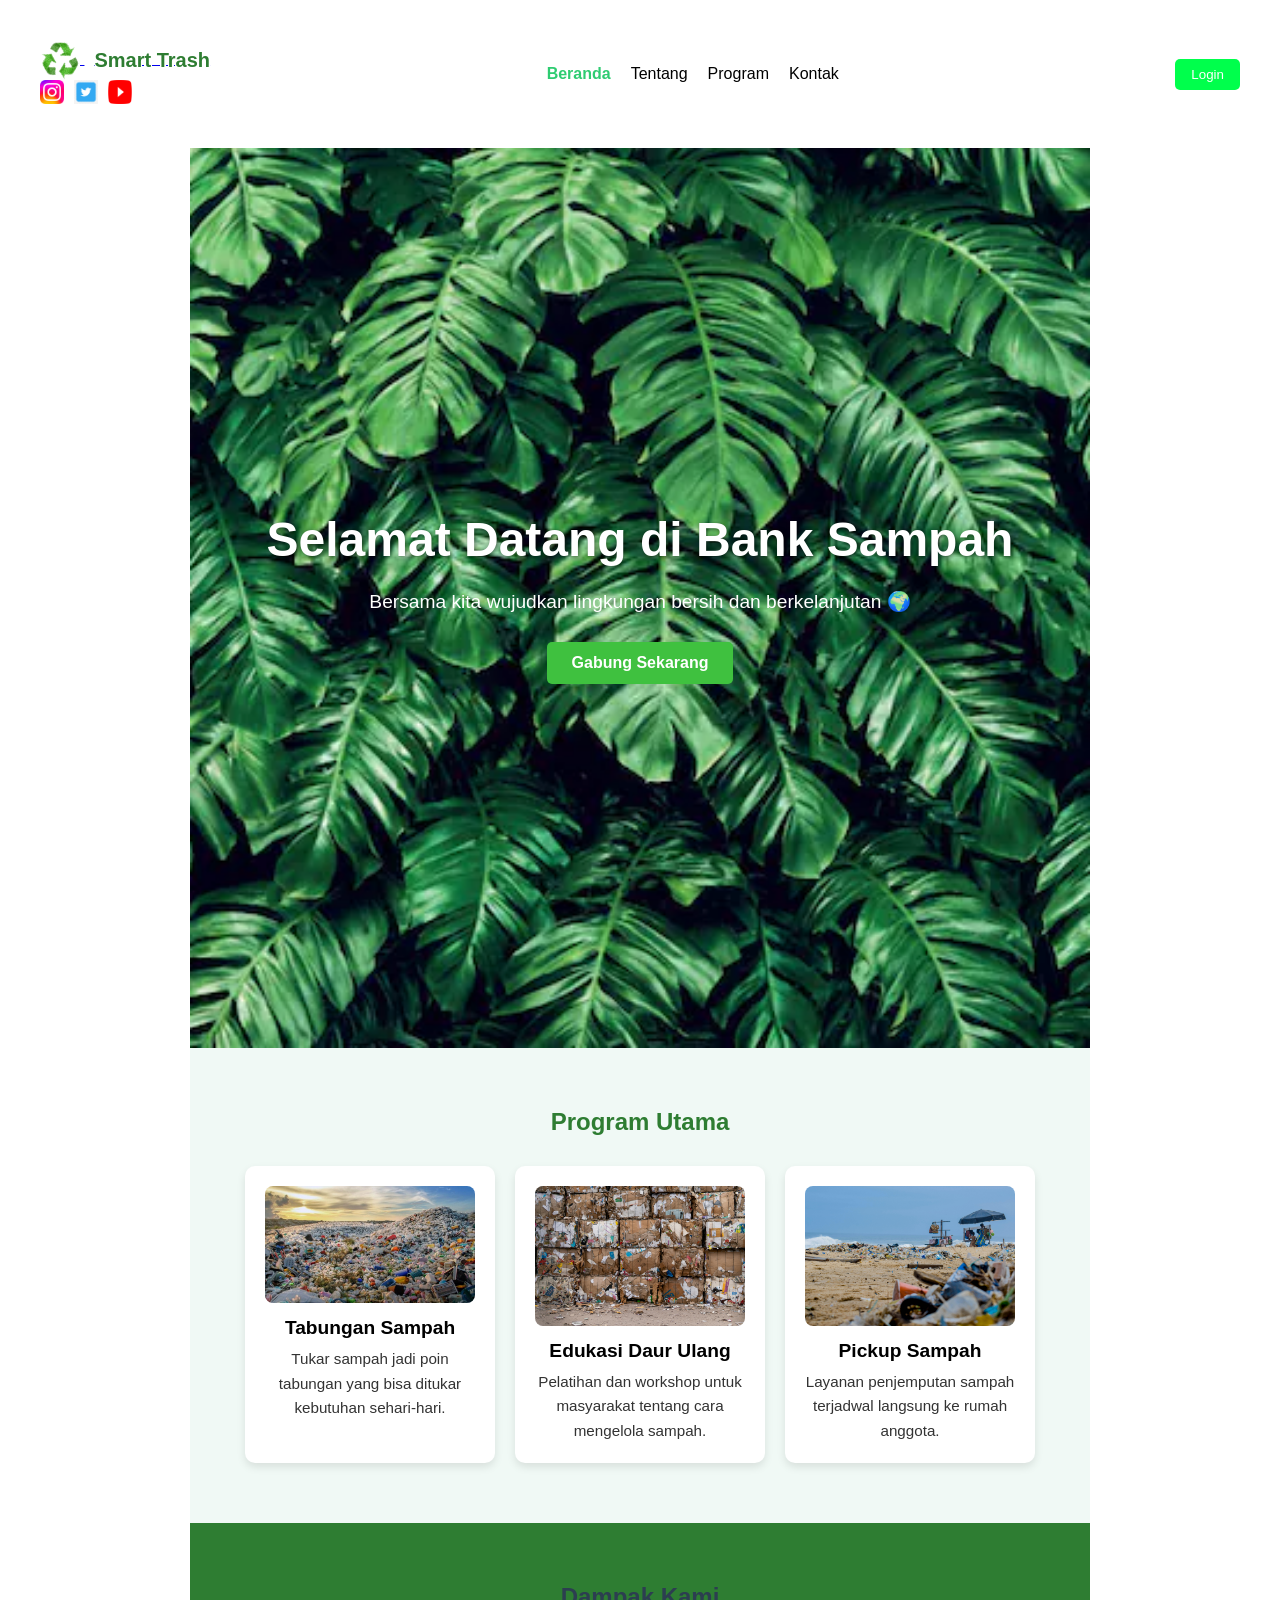
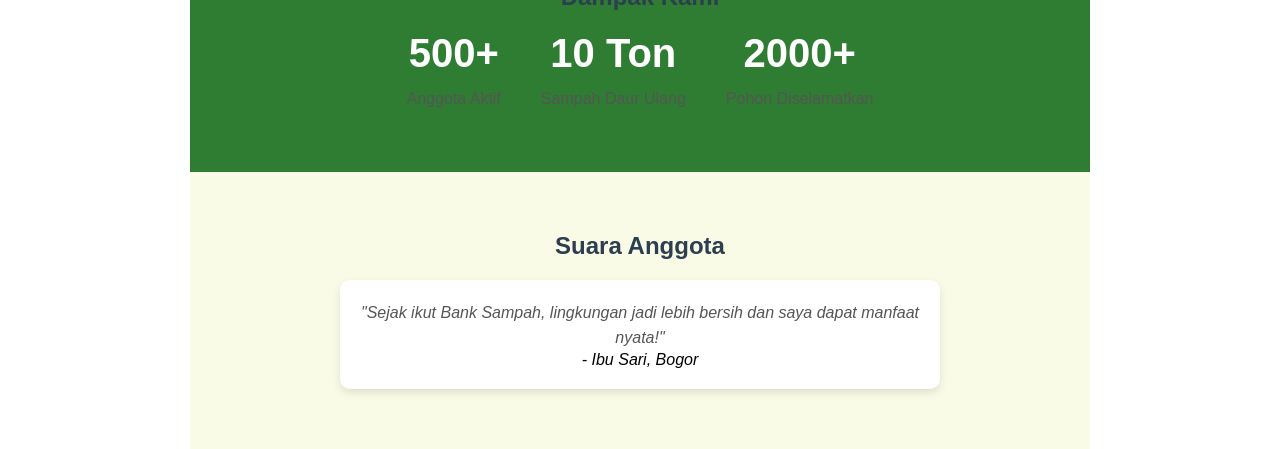
<file: index.html>
<!DOCTYPE html>
<html lang="id">
<head>
  <meta charset="UTF-8">
  <meta name="viewport" content="width=device-width, initial-scale=1.0">
  <title>Bank Sampah</title>
  <link rel="stylesheet" href="style.css">
</head>
<body>
  <!-- Navbar -->
<header>
  <div class="header-top">
<div class="brand">
  <a href="index.html" class="brand-link">
    <img src="images/green-1968596_1280.png" alt="Smart Trash" class="logo">
    <span class="brand-text">Smart Trash</span>
  </a>
</div>


    <div class="sosmed">
      <a href="#"><img src="images/instagram.webp" alt="Instagram" /></a>
      <a href="#"><img src="images/twitter.png" alt="Twitter" /></a>
      <a href="#"><img src="images/Youtube.png" alt="YouTube" /></a>
    </div>
  </div>

  <nav>
    <ul>
      <li><a href="index.html">Beranda</a></li>
      <li><a href="tentang.html">Tentang</a></li>
      <li><a href="program.html">Program</a></li>
      <li><a href="kontak.html">Kontak</a></li>
    </ul>
  </nav>

  <div class="login-btn">
    <a href="login.html"><button>Login</button></a>
  </div>
</header>



<section class="hero">
  <h1>Selamat Datang di Bank Sampah</h1>
  <p>Bersama kita wujudkan lingkungan bersih dan berkelanjutan 🌍</p>
  <a href="gabung.html" class="cta">Gabung Sekarang</a>

</section>

  <!-- Program Utama -->
<section class="programs">
  <h2>Program Utama</h2>
  <div class="program-list">

  <a href="artikel.html" class="program-card">
  <img src="images/sampahh.jpg" alt="Tabungan Sampah" class="program-img">
  <h3>Tabungan Sampah</h3>
  <p>Tukar sampah jadi poin tabungan yang bisa ditukar kebutuhan sehari-hari.</p>
</a>



 <a href="artikel2.html" class="program-card">
  <img src="images/sampah1.jpg" alt="Edukasi Daur Ulang" class="program-img">
  <h3>Edukasi Daur Ulang</h3>
  <p>Pelatihan dan workshop untuk masyarakat tentang cara mengelola sampah.</p>
</a>

<a href="artikel3.html" class="program-card">
  <img src="images/sampah3.jpg" alt="Pickup Sampah" class="program-img">
  <h3>Pickup Sampah</h3>
  <p>Layanan penjemputan sampah terjadwal langsung ke rumah anggota.</p>
</a>

</section>

<!-- Statistik Dampak -->
<section class="stats">
  <h2>Dampak Kami</h2>
  <div class="stats-grid">
    <div class="stat">
      <h3>500+</h3>
      <p>Anggota Aktif</p>
    </div>
    <div class="stat">
      <h3>10 Ton</h3>
      <p>Sampah Daur Ulang</p>
    </div>
    <div class="stat">
      <h3>2000+</h3>
      <p>Pohon Diselamatkan</p>
    </div>
  </div>
</section>

<!-- Testimoni -->
<section class="testimoni">
  <h2>Suara Anggota</h2>
  <div class="testimoni-card">
    <p>"Sejak ikut Bank Sampah, lingkungan jadi lebih bersih dan saya dapat manfaat nyata!"</p>
    <span>- Ibu Sari, Bogor</span>
  </div>
</section>

  <script src="script.js"></script>
</body>
</html>
</file>
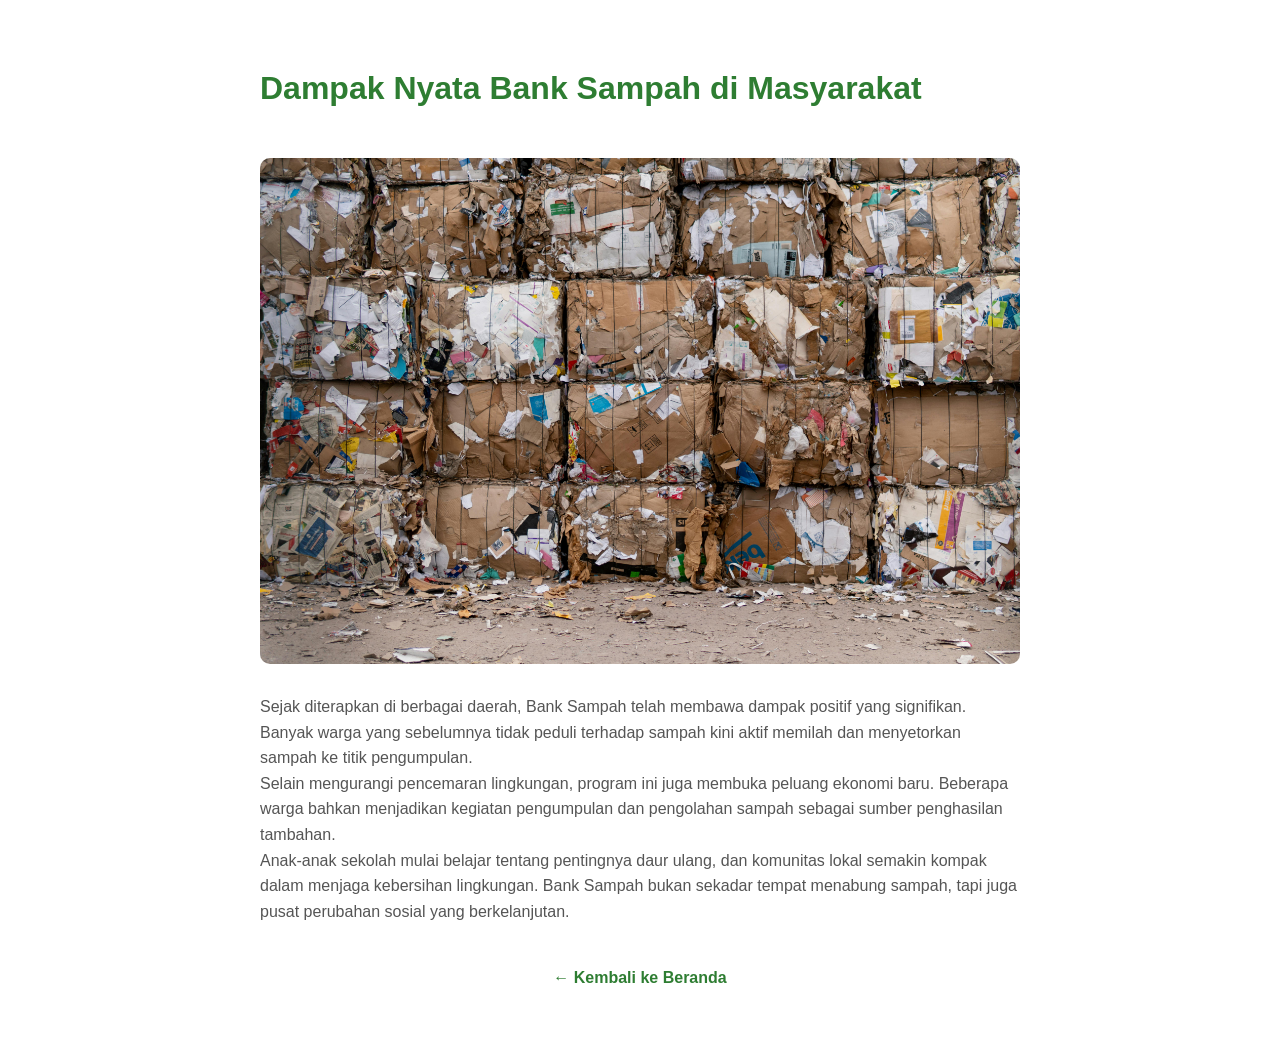
<file: artikel2.html>
<!DOCTYPE html>
<html lang="id">
<head>
  <meta charset="UTF-8">
  <meta name="viewport" content="width=device-width, initial-scale=1.0">
  <title>Artikel - Dampak Bank Sampah</title>
  <link rel="stylesheet" href="style.css">
  <style>
    .artikel-container {
      max-width: 800px;
      margin: 60px auto;
      padding: 0 20px;
      line-height: 1.8;
    }

    .artikel-container h1 {
      color: #2e7d32;
      margin-bottom: 20px;
    }

    .artikel-container img {
      width: 100%;
      border-radius: 10px;
      margin: 20px 0;
    }

    .back-link {
      display: block;
      margin-top: 40px;
      text-align: center;
      color: #2e7d32;
      text-decoration: none;
      font-weight: bold;
    }

    .back-link:hover {
      text-decoration: underline;
    }
  </style>
</head>
<body>

  <div class="artikel-container">
    <h1>Dampak Nyata Bank Sampah di Masyarakat</h1>
    <img src="images/sampah1.jpg" alt="Kegiatan Bank Sampah">

    <p>
      Sejak diterapkan di berbagai daerah, Bank Sampah telah membawa dampak positif yang signifikan. Banyak warga yang sebelumnya tidak peduli terhadap sampah kini aktif memilah dan menyetorkan sampah ke titik pengumpulan.
    </p>

    <p>
      Selain mengurangi pencemaran lingkungan, program ini juga membuka peluang ekonomi baru. Beberapa warga bahkan menjadikan kegiatan pengumpulan dan pengolahan sampah sebagai sumber penghasilan tambahan.
    </p>

    <p>
      Anak-anak sekolah mulai belajar tentang pentingnya daur ulang, dan komunitas lokal semakin kompak dalam menjaga kebersihan lingkungan. Bank Sampah bukan sekadar tempat menabung sampah, tapi juga pusat perubahan sosial yang berkelanjutan.
    </p>

    <a href="index.html" class="back-link">← Kembali ke Beranda</a>
  </div>

</body>
</html>
</file>
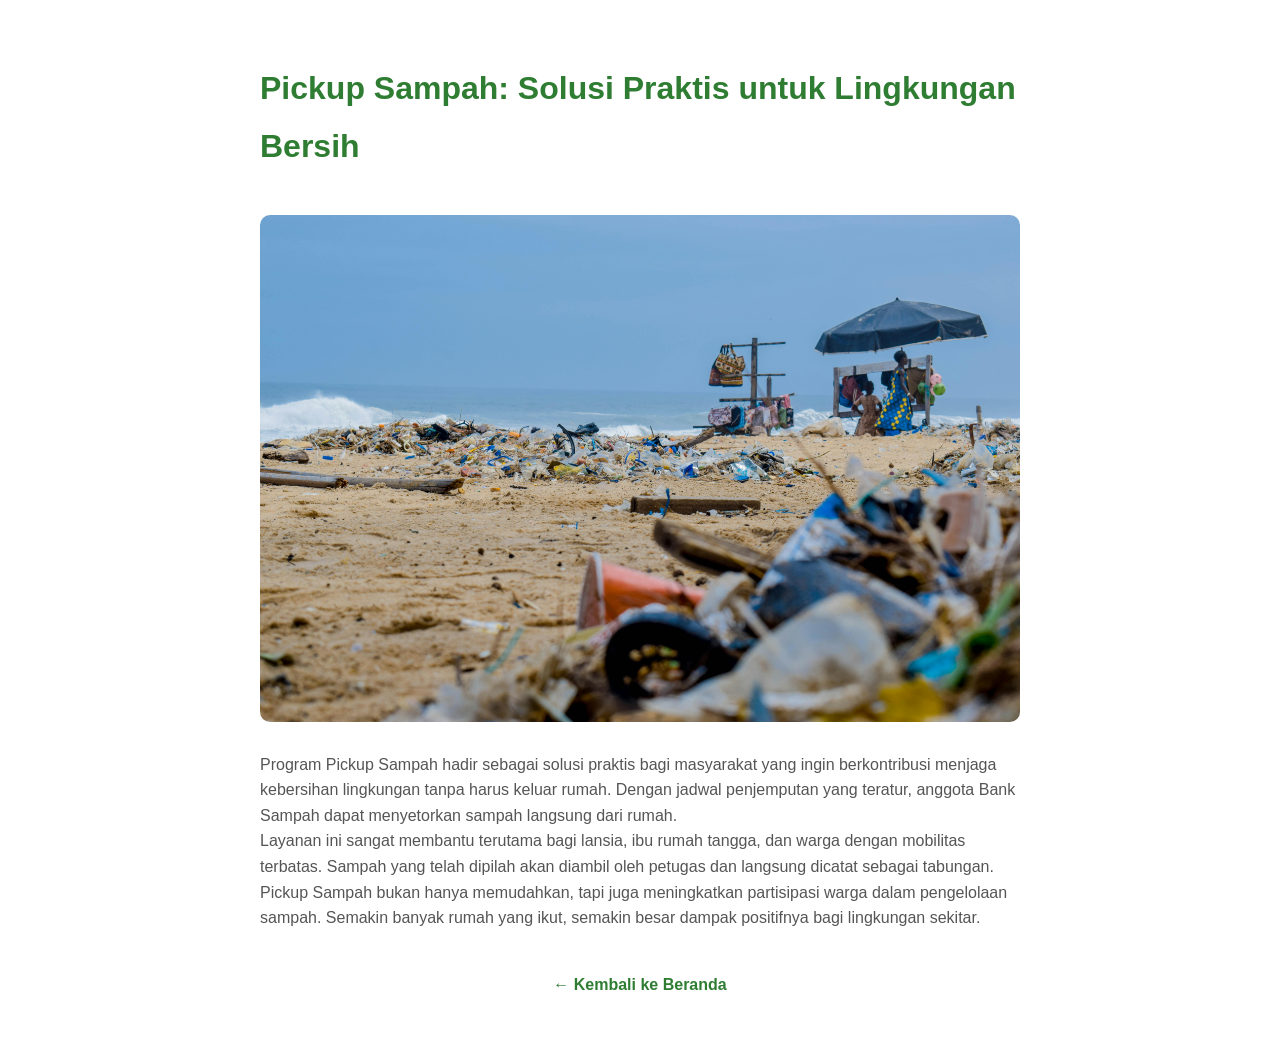
<file: artikel3.html>
<!DOCTYPE html>
<html lang="id">
<head>
  <meta charset="UTF-8">
  <meta name="viewport" content="width=device-width, initial-scale=1.0">
  <title>Artikel - Pickup Sampah</title>
  <link rel="stylesheet" href="style.css">
  <style>
    .artikel-container {
      max-width: 800px;
      margin: 60px auto;
      padding: 0 20px;
      line-height: 1.8;
    }

    .artikel-container h1 {
      color: #2e7d32;
      margin-bottom: 20px;
    }

    .artikel-container img {
      width: 100%;
      border-radius: 10px;
      margin: 20px 0;
    }

    .back-link {
      display: block;
      margin-top: 40px;
      text-align: center;
      color: #2e7d32;
      text-decoration: none;
      font-weight: bold;
    }

    .back-link:hover {
      text-decoration: underline;
    }
  </style>
</head>
<body>

  <div class="artikel-container">
    <h1>Pickup Sampah: Solusi Praktis untuk Lingkungan Bersih</h1>
    <img src="images/sampah3.jpg" alt="Layanan Pickup Sampah">

    <p>
      Program Pickup Sampah hadir sebagai solusi praktis bagi masyarakat yang ingin berkontribusi menjaga kebersihan lingkungan tanpa harus keluar rumah. Dengan jadwal penjemputan yang teratur, anggota Bank Sampah dapat menyetorkan sampah langsung dari rumah.
    </p>

    <p>
      Layanan ini sangat membantu terutama bagi lansia, ibu rumah tangga, dan warga dengan mobilitas terbatas. Sampah yang telah dipilah akan diambil oleh petugas dan langsung dicatat sebagai tabungan.
    </p>

    <p>
      Pickup Sampah bukan hanya memudahkan, tapi juga meningkatkan partisipasi warga dalam pengelolaan sampah. Semakin banyak rumah yang ikut, semakin besar dampak positifnya bagi lingkungan sekitar.
    </p>

    <a href="index.html" class="back-link">← Kembali ke Beranda</a>
  </div>

</body>
</html>
</file>
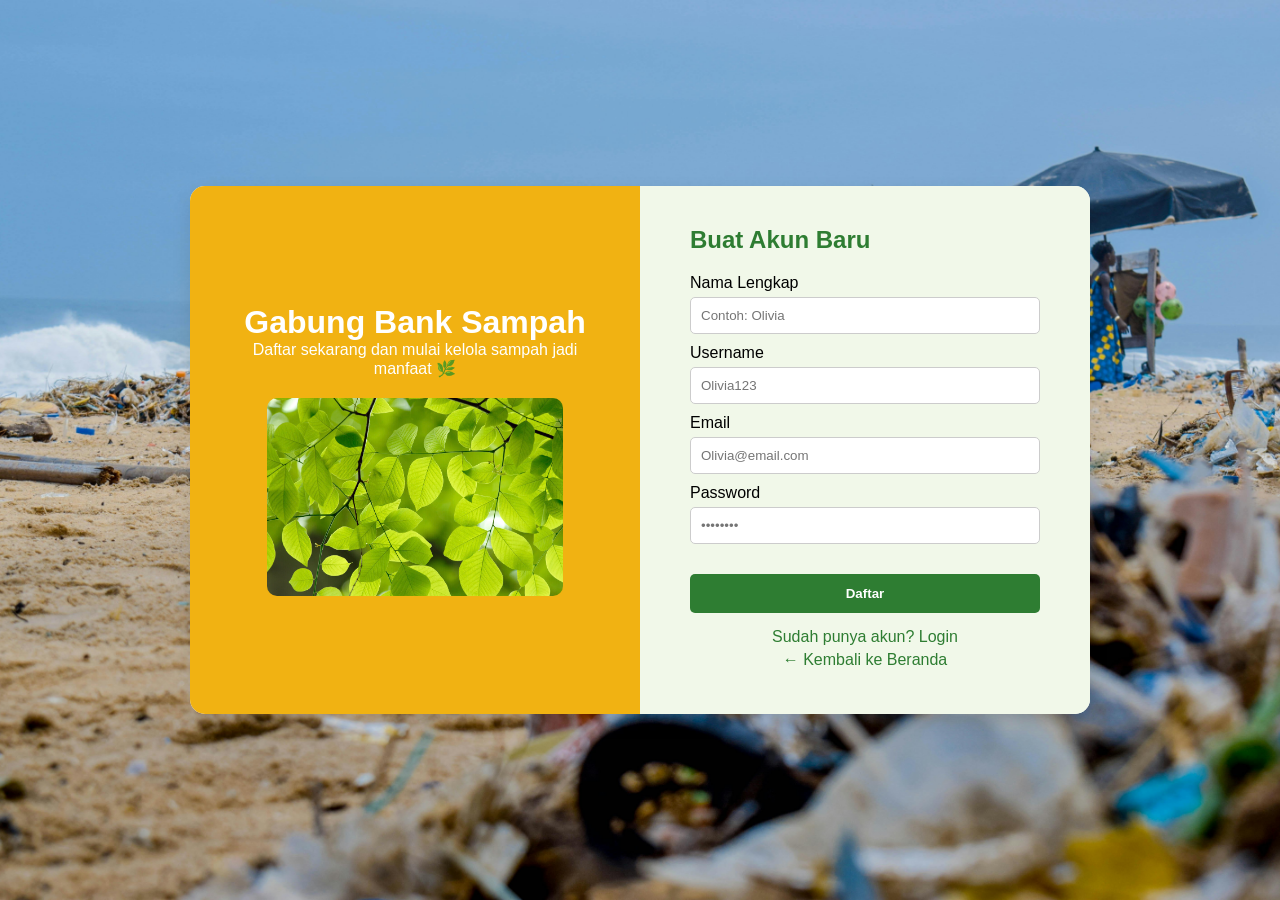
<file: daftar.html>
<!DOCTYPE html>
<html lang="id">
     <script src="daftar.js"></script>
<head>
  <meta charset="UTF-8">
  <meta name="viewport" content="width=device-width, initial-scale=1.0">
  <title>Daftar Akun - Bank Sampah</title>
  <link rel="stylesheet" href="login.css">
</head>
<body>
  <div class="container">
    <!-- Kiri: Ilustrasi -->
    <div class="left-panel">
      <h1>Gabung Bank Sampah</h1>
      <p>Daftar sekarang dan mulai kelola sampah jadi manfaat 🌿</p>
      <img src="images/daun.jpg" alt="Ilustrasi tanaman">
    </div>

    <!-- Kanan: Form Daftar -->
    <div class="right-panel">
      <div class="form-box">
        <h2>Buat Akun Baru</h2>
        <form>
          <label for="nama">Nama Lengkap</label>
          <input type="text" id="nama" placeholder="Contoh: Olivia">

          <label for="username">Username</label>
          <input type="text" id="username" placeholder="Olivia123">

          <label for="email">Email</label>
          <input type="email" id="email" placeholder="Olivia@email.com">

          <label for="password">Password</label>
          <input type="password" id="password" placeholder="••••••••">

   <div id="signupError" class="error-message"></div>
  <button type="submit">Daftar</button>
        </form>

        <div class="links">
          <a href="login.html">Sudah punya akun? Login</a>
          <a href="index.html">← Kembali ke Beranda</a>
        </div>
      </div>
    </div>
  </div>
</body>
</html>
</file>
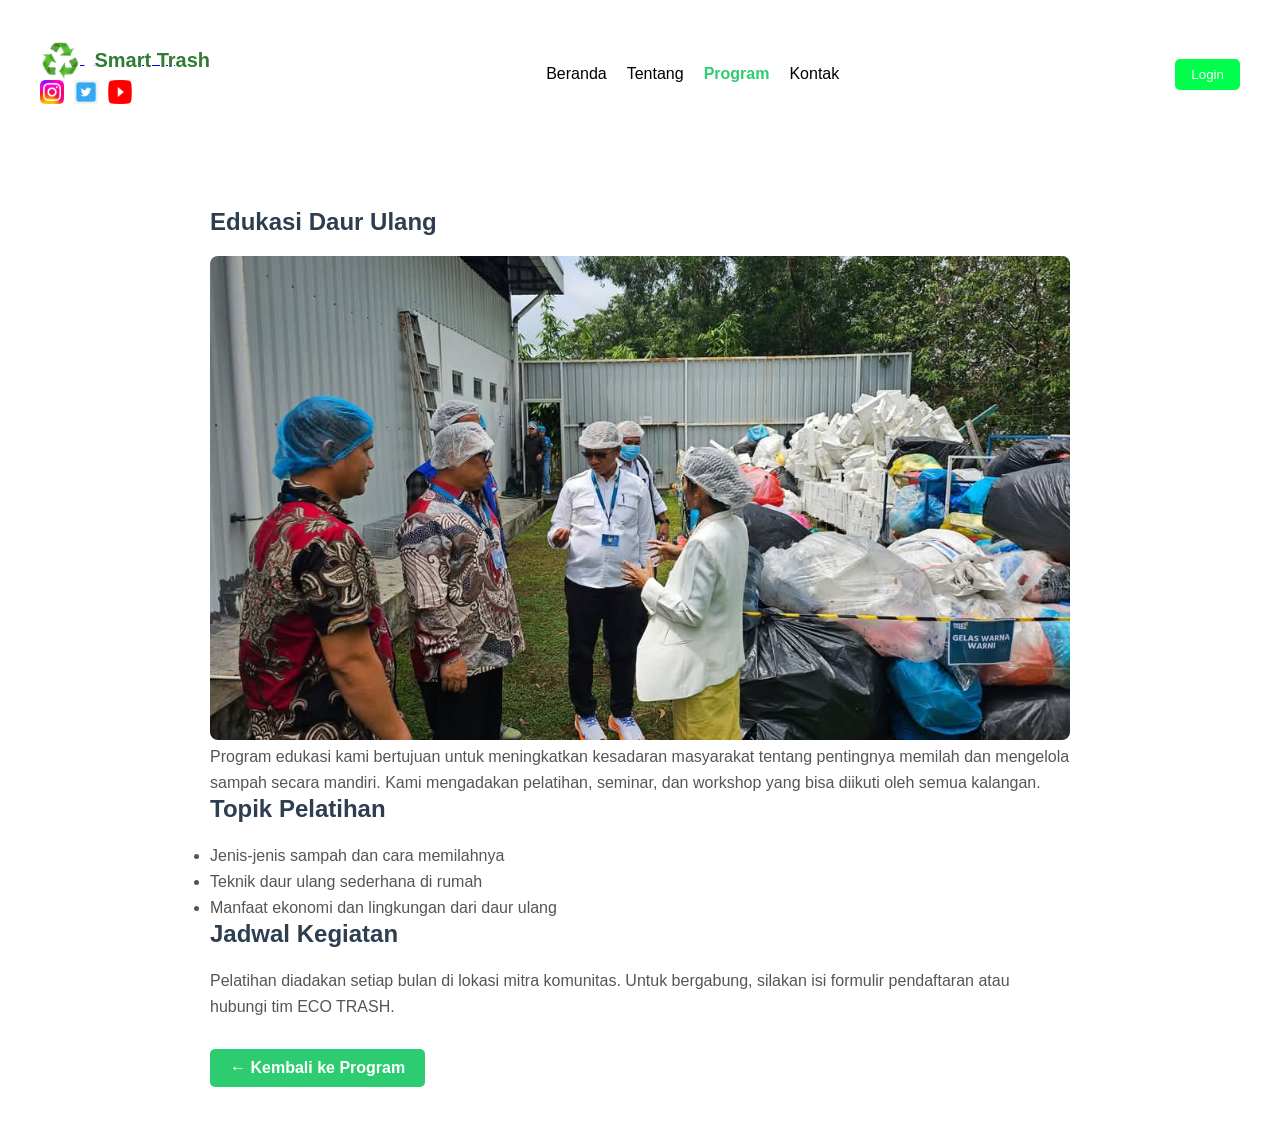
<file: edukasi.html>
<!DOCTYPE html>
<html lang="id">
<head>
  <meta charset="UTF-8">
  <meta name="viewport" content="width=device-width, initial-scale=1.0">
  <title>Edukasi Daur Ulang - ECO TRASH</title>
  <link rel="stylesheet" href="style.css">
</head>
<body>
<header>
  <div class="header-top">
    <div class="brand">
      <a href="index.html" class="brand-link">
        <img src="images/green-1968596_1280.png" alt="Smart Trash" class="logo">
        <span class="brand-text">Smart Trash</span>
      </a>
    </div>
    <div class="sosmed">
      <a href="#"><img src="images/instagram.webp" alt="Instagram" /></a>
      <a href="#"><img src="images/twitter.png" alt="Twitter" /></a>
      <a href="#"><img src="images/Youtube.png" alt="YouTube" /></a>
    </div>
  </div>

  <nav>
    <ul>
      <li><a href="index.html">Beranda</a></li>
      <li><a href="tentang.html">Tentang</a></li>
      <li><a href="program.html" class="active">Program</a></li>
      <li><a href="kontak.html">Kontak</a></li>
    </ul>
  </nav>

  <div class="login-btn">
    <a href="login.html"><button>Login</button></a>
  </div>
</header>

<section class="program-detail">
  <h1>Edukasi Daur Ulang</h1>
  <img src="images/edukasi.jpg" alt="Workshop Daur Ulang" class="program-img">

  <p>Program edukasi kami bertujuan untuk meningkatkan kesadaran masyarakat tentang pentingnya memilah dan mengelola sampah secara mandiri. Kami mengadakan pelatihan, seminar, dan workshop yang bisa diikuti oleh semua kalangan.</p>

  <h2>Topik Pelatihan</h2>
  <ul>
    <li>Jenis-jenis sampah dan cara memilahnya</li>
    <li>Teknik daur ulang sederhana di rumah</li>
    <li>Manfaat ekonomi dan lingkungan dari daur ulang</li>
  </ul>

  <h2>Jadwal Kegiatan</h2>
  <p>Pelatihan diadakan setiap bulan di lokasi mitra komunitas. Untuk bergabung, silakan isi formulir pendaftaran atau hubungi tim ECO TRASH.</p>
  <div class="back-button">
  <a href="program.html" class="btn-kembali">← Kembali ke Program</a>
</div>

</section>

</body>
</html>
</file>
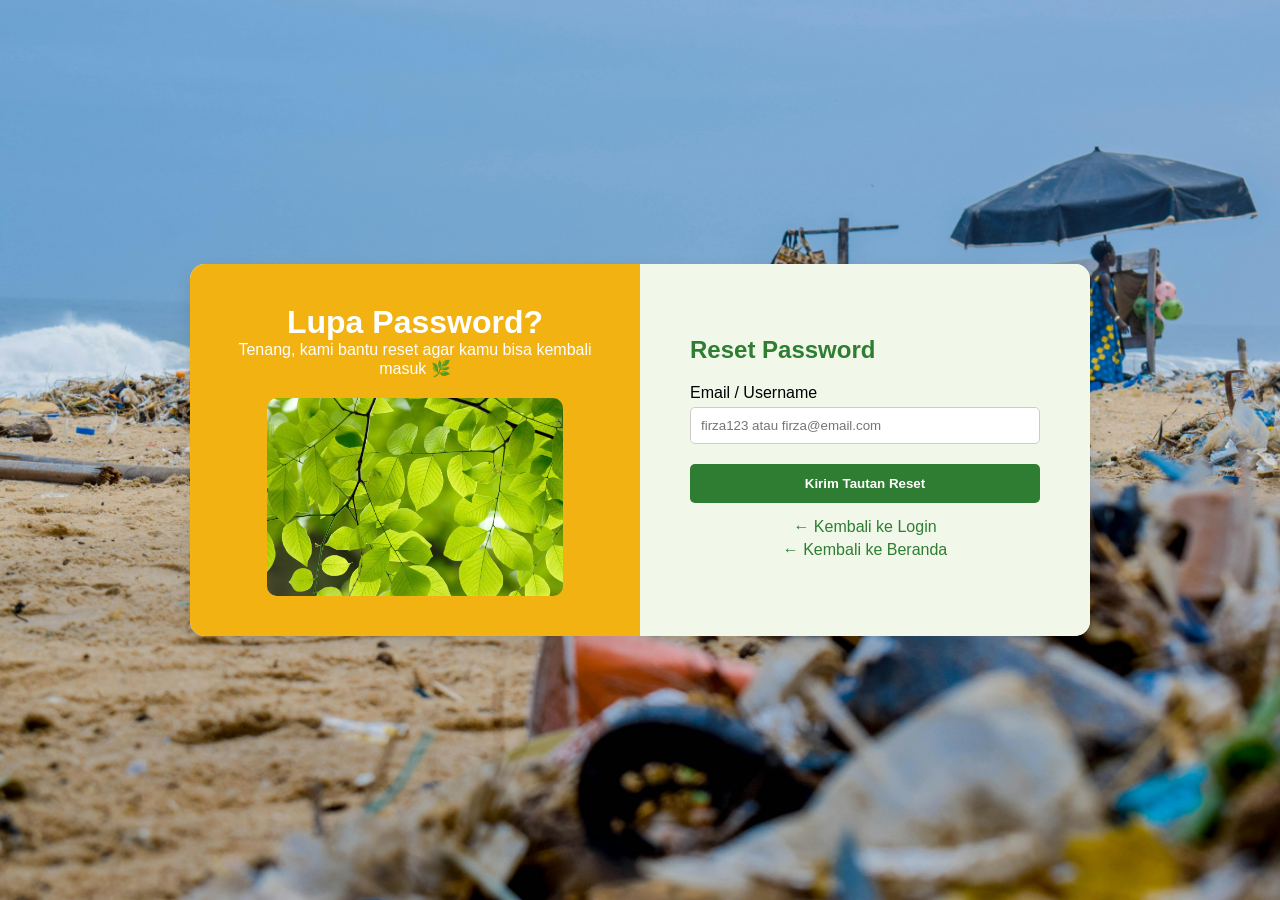
<file: forgot.html>
<!DOCTYPE html>
<html lang="id">
<head>
  <meta charset="UTF-8">
  <meta name="viewport" content="width=device-width, initial-scale=1.0">
  <title>Lupa Password - Bank Sampah</title>
  <link rel="stylesheet" href="login.css">
</head>
<body>
  <div class="container">
    <!-- Kiri: Ilustrasi -->
    <div class="left-panel">
      <h1>Lupa Password?</h1>
      <p>Tenang, kami bantu reset agar kamu bisa kembali masuk 🌿</p>
      <img src="images/daun.jpg" alt="Ilustrasi tanaman">
    </div>

    <!-- Kanan: Form Reset -->
    <div class="right-panel">
      <div class="form-box">
        <h2>Reset Password</h2>
        <form>
          <label for="email">Email / Username</label>
          <input type="text" id="email" placeholder="firza123 atau firza@email.com">

          <button type="submit">Kirim Tautan Reset</button>
        </form>

        <div class="links">
          <a href="login.html">← Kembali ke Login</a>
          <a href="index.html">← Kembali ke Beranda</a>
        </div>
      </div>
    </div>
  </div>
</body>
</html>
</file>
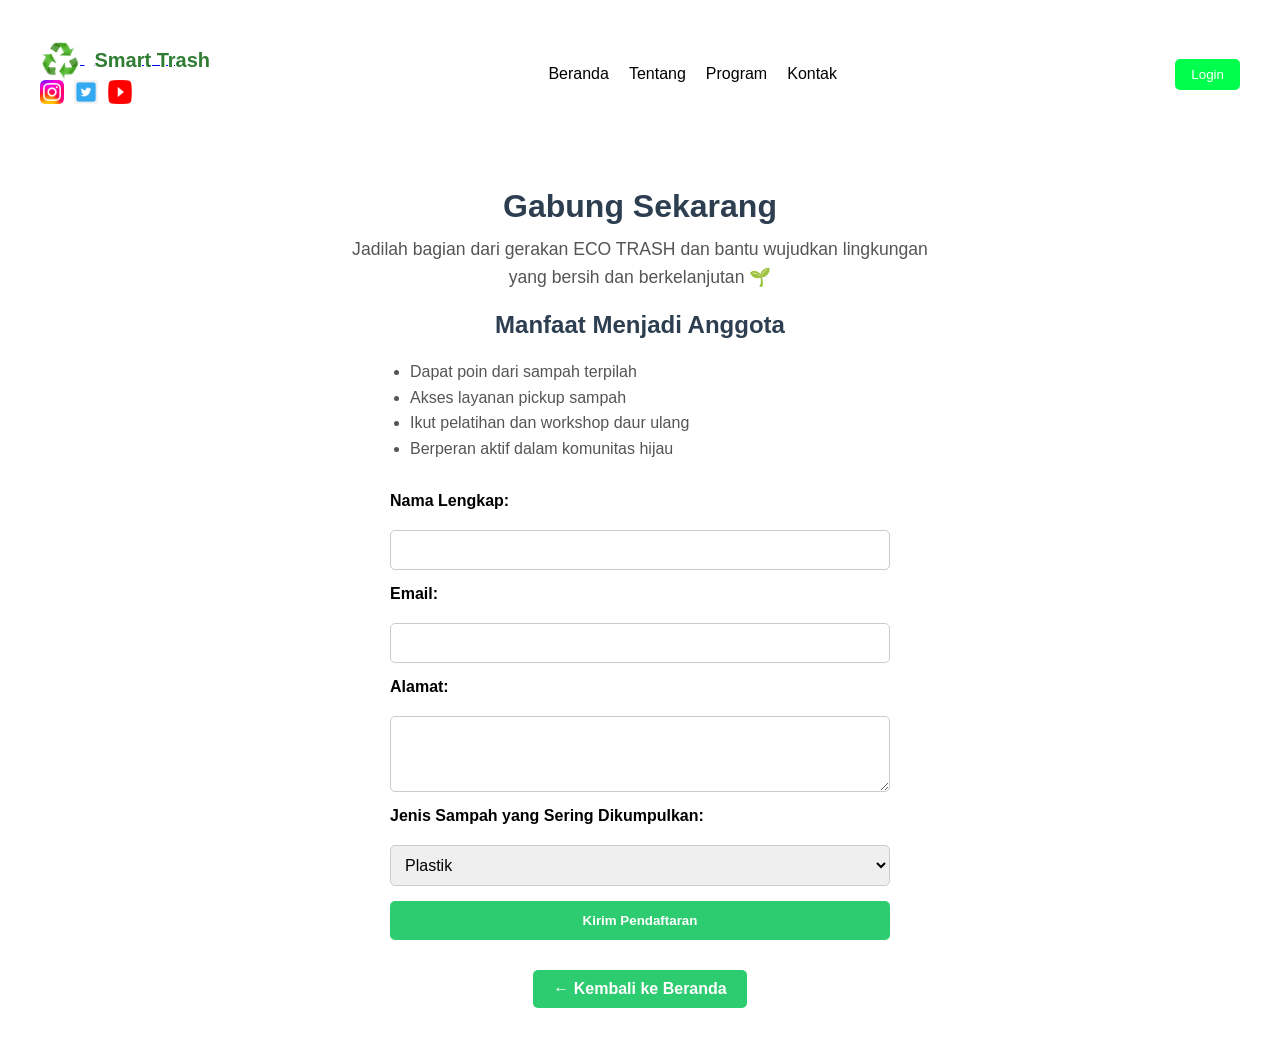
<file: gabung.html>
<!DOCTYPE html>
<html lang="id">
<head>
  <meta charset="UTF-8">
  <meta name="viewport" content="width=device-width, initial-scale=1.0">
  <title>Gabung ECO TRASH</title>
  <link rel="stylesheet" href="style.css">
</head>
<body>
<header>
  <div class="header-top">
    <div class="brand">
      <a href="index.html" class="brand-link">
        <img src="images/green-1968596_1280.png" alt="Smart Trash" class="logo">
        <span class="brand-text">Smart Trash</span>
      </a>
    </div>
    <div class="sosmed">
      <a href="#"><img src="images/instagram.webp" alt="Instagram" /></a>
      <a href="#"><img src="images/twitter.png" alt="Twitter" /></a>
      <a href="#"><img src="images/Youtube.png" alt="YouTube" /></a>
    </div>
  </div>

  <nav>
    <ul>
      <li><a href="index.html">Beranda</a></li>
      <li><a href="tentang.html">Tentang</a></li>
      <li><a href="program.html">Program</a></li>
      <li><a href="kontak.html">Kontak</a></li>
    </ul>
  </nav>

  <div class="login-btn">
    <a href="login.html"><button>Login</button></a>
  </div>
</header>

<section class="gabung">
  <h1>Gabung Sekarang</h1>
  <p>Jadilah bagian dari gerakan ECO TRASH dan bantu wujudkan lingkungan yang bersih dan berkelanjutan 🌱</p>

  <h2>Manfaat Menjadi Anggota</h2>
  <ul>
    <li>Dapat poin dari sampah terpilah</li>
    <li>Akses layanan pickup sampah</li>
    <li>Ikut pelatihan dan workshop daur ulang</li>
    <li>Berperan aktif dalam komunitas hijau</li>
  </ul>

  <form class="form-gabung">
    <label>Nama Lengkap:</label>
    <input type="text" name="nama" required>

    <label>Email:</label>
    <input type="email" name="email" required>

    <label>Alamat:</label>
    <textarea name="alamat" rows="3" required></textarea>

    <label>Jenis Sampah yang Sering Dikumpulkan:</label>
    <select name="jenis">
      <option value="plastik">Plastik</option>
      <option value="kertas">Kertas</option>
      <option value="organik">Organik</option>
      <option value="logam">Logam</option>
    </select>

    <button type="submit">Kirim Pendaftaran</button>
  </form>

  <div class="back-button">
    <a href="index.html" class="btn-kembali">← Kembali ke Beranda</a>
  </div>
</section>

<script>
  document.querySelector(".form-gabung").addEventListener("submit", function(e) {
    e.preventDefault();
    alert("✅ Pendaftaran berhasil! Tim ECO TRASH akan segera menghubungi kamu.");
    this.reset();
  });
</script>

</body>
</html>
</file>
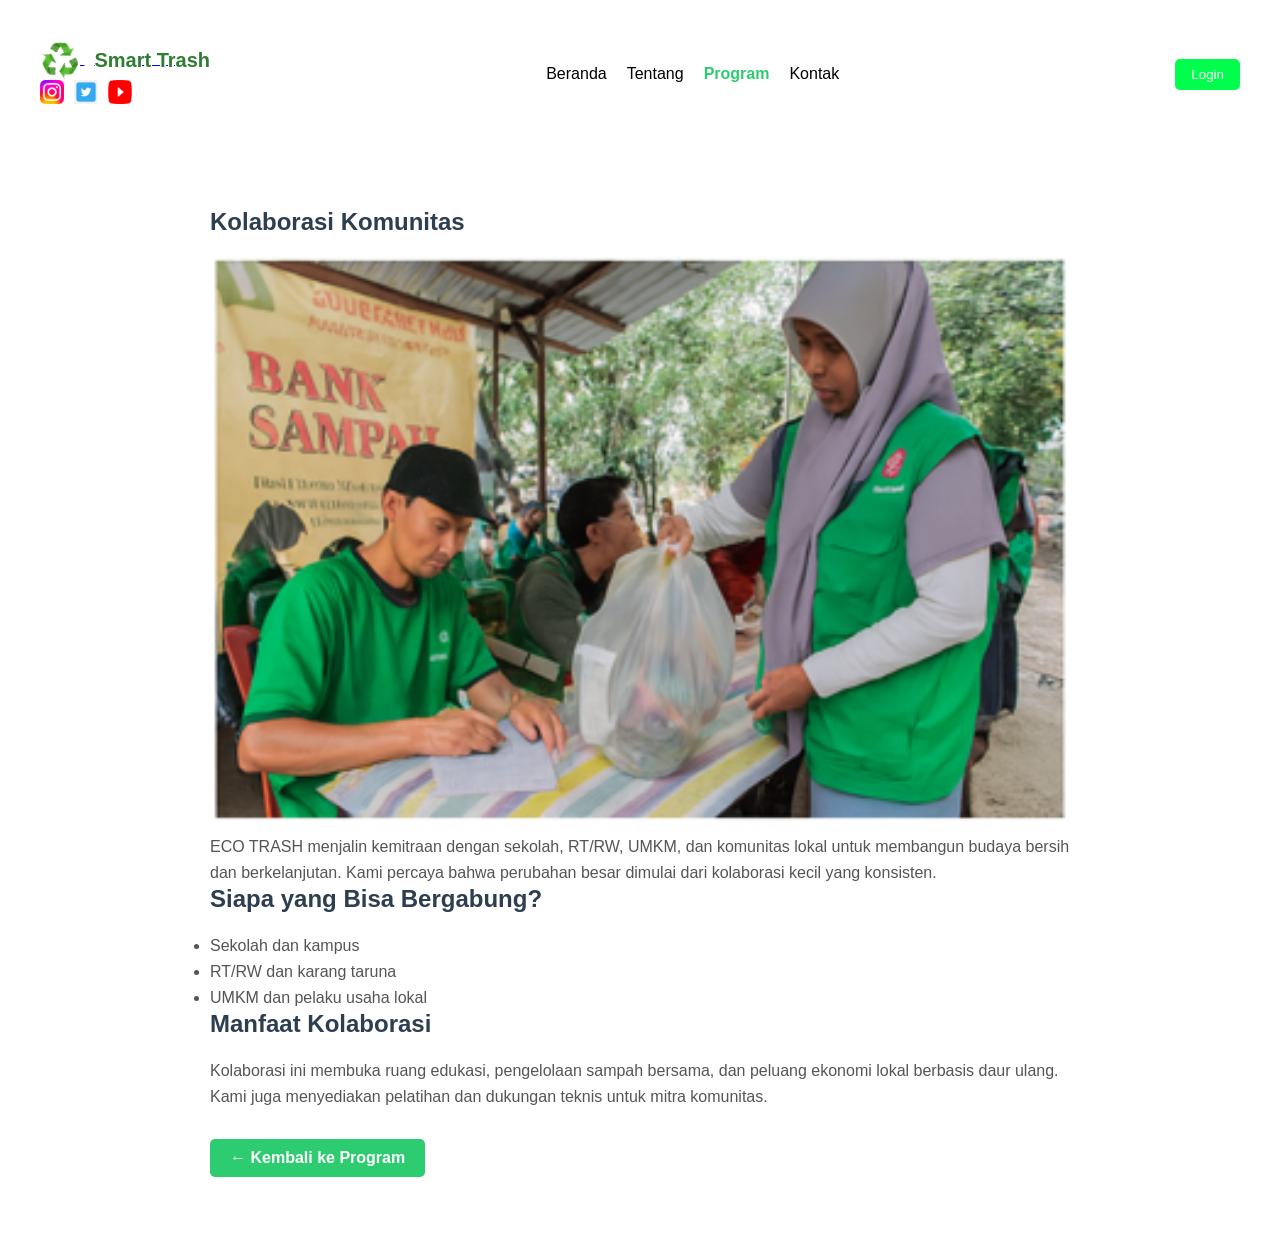
<file: kolaborasi.html>
<!DOCTYPE html>
<html lang="id">
<head>
  <meta charset="UTF-8">
  <meta name="viewport" content="width=device-width, initial-scale=1.0">
  <title>Kolaborasi Komunitas - ECO TRASH</title>
  <link rel="stylesheet" href="style.css">
</head>
<body>
<header>
  <div class="header-top">
    <div class="brand">
      <a href="index.html" class="brand-link">
        <img src="images/green-1968596_1280.png" alt="Smart Trash" class="logo">
        <span class="brand-text">Smart Trash</span>
      </a>
    </div>
    <div class="sosmed">
      <a href="#"><img src="images/instagram.webp" alt="Instagram" /></a>
      <a href="#"><img src="images/twitter.png" alt="Twitter" /></a>
      <a href="#"><img src="images/Youtube.png" alt="YouTube" /></a>
    </div>
  </div>

  <nav>
    <ul>
      <li><a href="index.html">Beranda</a></li>
      <li><a href="tentang.html">Tentang</a></li>
      <li><a href="program.html" class="active">Program</a></li>
      <li><a href="kontak.html">Kontak</a></li>
    </ul>
  </nav>

  <div class="login-btn">
    <a href="login.html"><button>Login</button></a>
  </div>
</header>

<section class="program-detail">
  <h1>Kolaborasi Komunitas</h1>
  <img src="images/kolaborasi.png" alt="Kolaborasi dengan Sekolah" class="program-img">

  <p>ECO TRASH menjalin kemitraan dengan sekolah, RT/RW, UMKM, dan komunitas lokal untuk membangun budaya bersih dan berkelanjutan. Kami percaya bahwa perubahan besar dimulai dari kolaborasi kecil yang konsisten.</p>

  <h2>Siapa yang Bisa Bergabung?</h2>
  <ul>
    <li>Sekolah dan kampus</li>
    <li>RT/RW dan karang taruna</li>
    <li>UMKM dan pelaku usaha lokal</li>
  </ul>

  <h2>Manfaat Kolaborasi</h2>
  <p>Kolaborasi ini membuka ruang edukasi, pengelolaan sampah bersama, dan peluang ekonomi lokal berbasis daur ulang. Kami juga menyediakan pelatihan dan dukungan teknis untuk mitra komunitas.</p>
  <div class="back-button">
  <a href="program.html" class="btn-kembali">← Kembali ke Program</a>
</div>

</section>

</body>
</html>
</file>
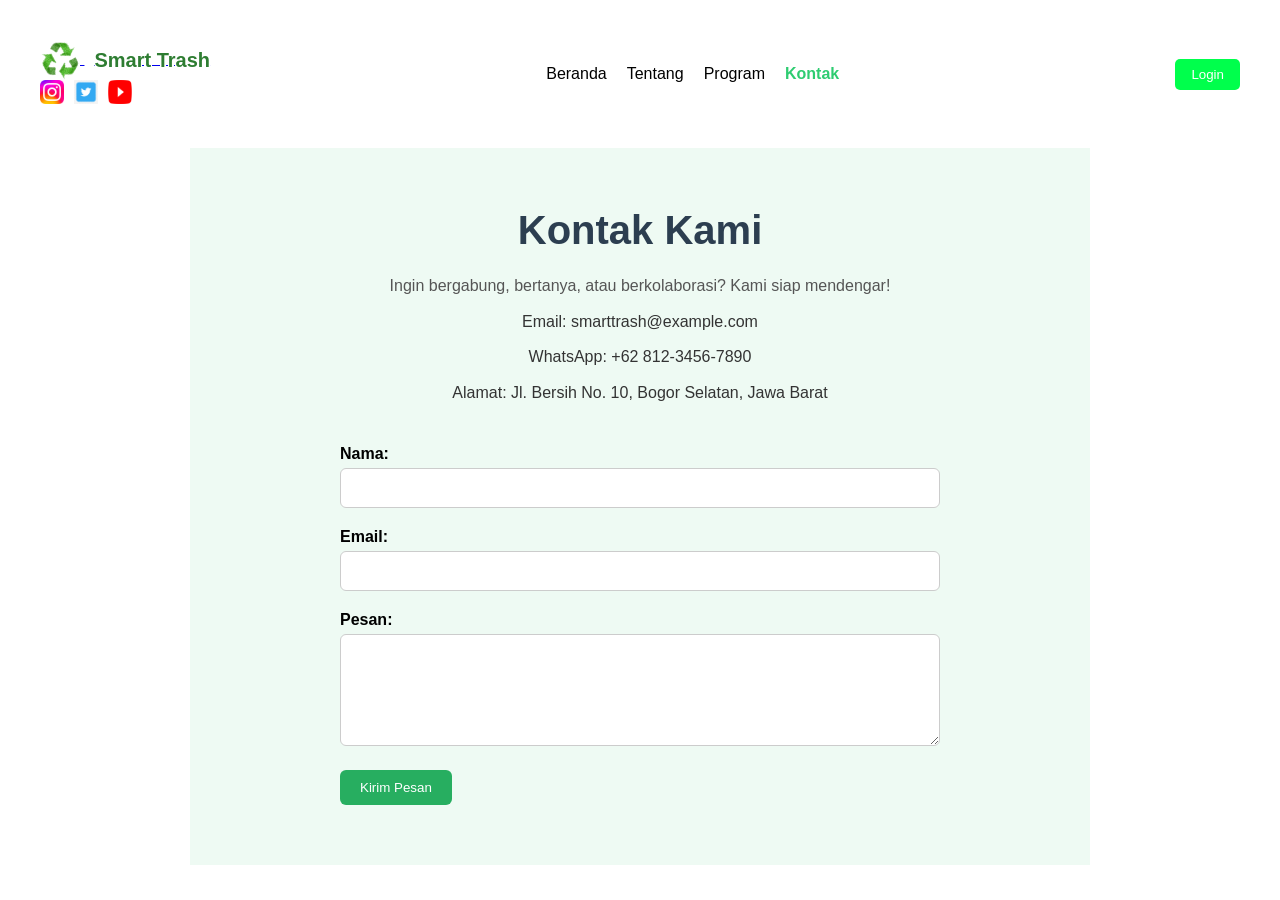
<file: kontak.html>
<!DOCTYPE html>
<html lang="id">
<head>
  <meta charset="UTF-8">
  <meta name="viewport" content="width=device-width, initial-scale=1.0">
  <title>Kontak - Trash Smart</title>
  <link rel="stylesheet" href="style.css">
</head>
<body class="slide-in">
  <!-- Header dan konten -->
</body>

  <!-- Header -->
<header>
  <div class="header-top">
<div class="brand">
  <a href="index.html" class="brand-link">
    <img src="images/green-1968596_1280.png" alt="Smart Trash" class="logo">
    <span class="brand-text">Smart Trash</span>
  </a>
</div>

    <div class="sosmed">
      <a href="#"><img src="images/instagram.webp" alt="Instagram" /></a>
      <a href="#"><img src="images/twitter.png" alt="Twitter" /></a>
      <a href="#"><img src="images/Youtube.png" alt="YouTube" /></a>
    </div>
  </div>

  <nav>
    <ul>
      <li><a href="index.html">Beranda</a></li>
      <li><a href="tentang.html">Tentang</a></li>
      <li><a href="program.html">Program</a></li>
      <li><a href="kontak.html" class="active">Kontak</a></li>
    </ul>
  </nav>

  <div class="login-btn">
    <a href="login.html"><button>Login</button></a>
  </div>
</header>


 
</header>


  <section class="kontak">
    <h1>Kontak Kami</h1>
    <p>Ingin bergabung, bertanya, atau berkolaborasi? Kami siap mendengar!</p>

    <ul>
      <li>Email: smarttrash@example.com</li>
      <li>WhatsApp: +62 812-3456-7890</li>
      <li>Alamat: Jl. Bersih No. 10, Bogor Selatan, Jawa Barat</li>
    </ul>

    <form class="form-kontak">
      <label>Nama:</label>
      <input type="text" name="nama" required>

      <label>Email:</label>
      <input type="email" name="email" required>

      <label>Pesan:</label>
      <textarea name="pesan" rows="5" required></textarea>

      <button type="submit">Kirim Pesan</button>
      <div id="pesan-terkirim" style="display: none; margin-top: 20px; color: green; font-weight: bold;"></div>

    </form>
  </section>

  <script>
  document.addEventListener("DOMContentLoaded", function () {
    const form = document.querySelector(".form-kontak");
    const pesanBox = document.getElementById("pesan-terkirim");

    form.addEventListener("submit", function (e) {
      e.preventDefault(); // Mencegah reload halaman

      // Simulasi pengiriman
      setTimeout(() => {
        pesanBox.textContent = "✅ Pesan kamu telah berhasil dikirim! Terima kasih atas partisipasimu dalam menjaga lingkungan 🌿";
        pesanBox.style.display = "block";
        form.reset(); // Kosongkan form
      }, 500);
    });
  });
</script>

</body>
</html>
</file>
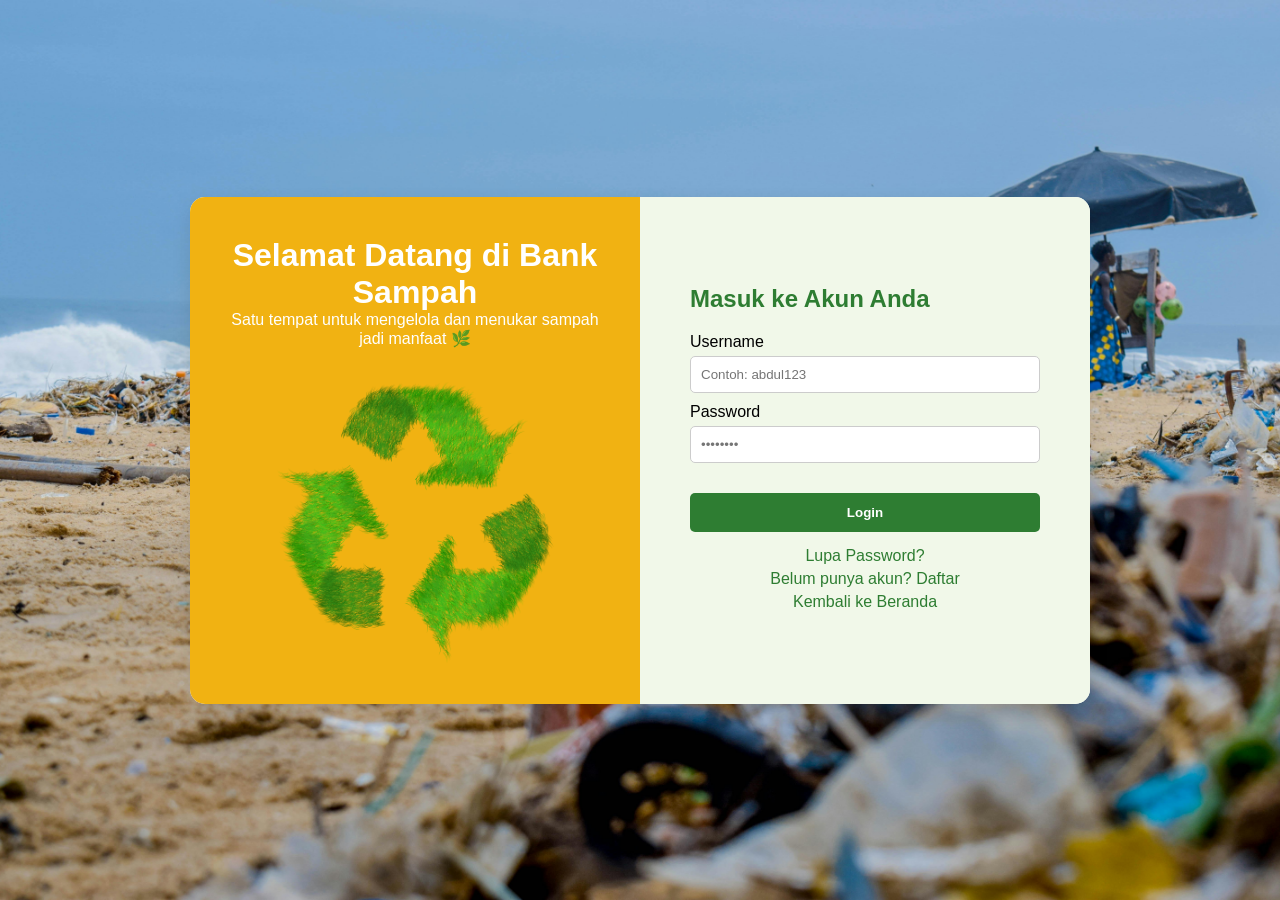
<file: login.html>
<!DOCTYPE html>
<html lang="id">
<script src="login.js"></script>
<head>
  <meta charset="UTF-8">
  <meta name="viewport" content="width=device-width, initial-scale=1.0">
  <title>Login - Bank Sampah</title>
  <link rel="stylesheet" href="login.css">
</head>
<body>
  <div class="container">
    <!-- Kiri: Ilustrasi -->
    <div class="left-panel">
      <h1>Selamat Datang di Bank Sampah</h1>
      <p>Satu tempat untuk mengelola dan menukar sampah jadi manfaat 🌿</p>
      <img src="images/green-1968596_1280.png" alt="Ilustrasi tanaman">
    </div>

    <!-- Kanan: Form Login -->
    <div id="loginError" class="error-message"></div>
<div class="right-panel">
  <div class="form-box">
    <h2>Masuk ke Akun Anda</h2>
    <form onsubmit="return validateLogin()">
      <label for="username">Username</label>
      <input type="text" id="username" placeholder="Contoh: abdul123">

      <label for="password">Password</label>
      <input type="password" id="password" placeholder="••••••••">

      <div id="loginError" class="error-message"></div>

      <button type="submit">Login</button>
    </form>

    <div class="links">
      <a href="forgot.html">Lupa Password?</a>
      <a href="daftar.html">Belum punya akun? Daftar</a>
      <a href="index.html"> Kembali ke Beranda</a>
    </div>
  </div>
</div>

      </div>
    </div>
  </div>
</body>
</html>
</file>
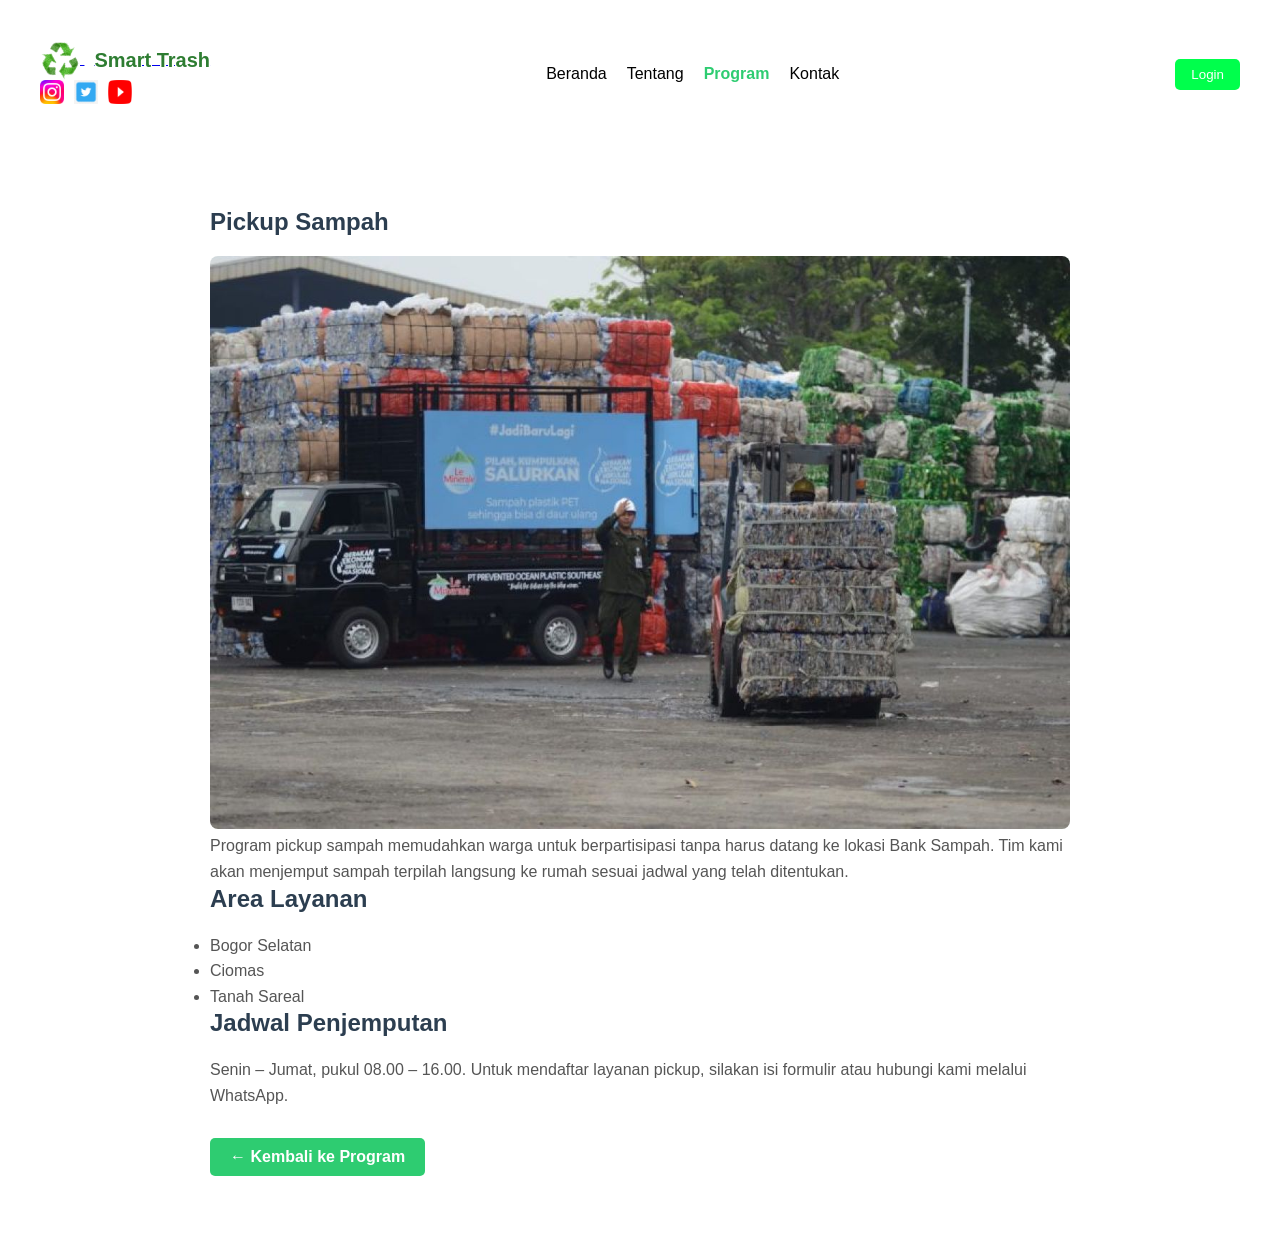
<file: pickup.html>
<!DOCTYPE html>
<html lang="id">
<head>
  <meta charset="UTF-8">
  <meta name="viewport" content="width=device-width, initial-scale=1.0">
  <title>Pickup Sampah - ECO TRASH</title>
  <link rel="stylesheet" href="style.css">
</head>
<body>
<header>
  <div class="header-top">
    <div class="brand">
      <a href="index.html" class="brand-link">
        <img src="images/green-1968596_1280.png" alt="Smart Trash" class="logo">
        <span class="brand-text">Smart Trash</span>
      </a>
    </div>
    <div class="sosmed">
      <a href="#"><img src="images/instagram.webp" alt="Instagram" /></a>
      <a href="#"><img src="images/twitter.png" alt="Twitter" /></a>
      <a href="#"><img src="images/Youtube.png" alt="YouTube" /></a>
    </div>
  </div>

  <nav>
    <ul>
      <li><a href="index.html">Beranda</a></li>
      <li><a href="tentang.html">Tentang</a></li>
      <li><a href="program.html" class="active">Program</a></li>
      <li><a href="kontak.html">Kontak</a></li>
    </ul>
  </nav>

  <div class="login-btn">
    <a href="login.html"><button>Login</button></a>
  </div>
</header>

<section class="program-detail">
  <h1>Pickup Sampah</h1>
  <img src="images/pickuo.jpg" alt="Petugas Pickup Sampah" class="program-img">

  <p>Program pickup sampah memudahkan warga untuk berpartisipasi tanpa harus datang ke lokasi Bank Sampah. Tim kami akan menjemput sampah terpilah langsung ke rumah sesuai jadwal yang telah ditentukan.</p>

  <h2>Area Layanan</h2>
  <ul>
    <li>Bogor Selatan</li>
    <li>Ciomas</li>
    <li>Tanah Sareal</li>
  </ul>

  <h2>Jadwal Penjemputan</h2>
  <p>Senin – Jumat, pukul 08.00 – 16.00. Untuk mendaftar layanan pickup, silakan isi formulir atau hubungi kami melalui WhatsApp.</p>
  <div class="back-button">
  <a href="program.html" class="btn-kembali">← Kembali ke Program</a>
</div>

</section>

</body>
</html>
</file>
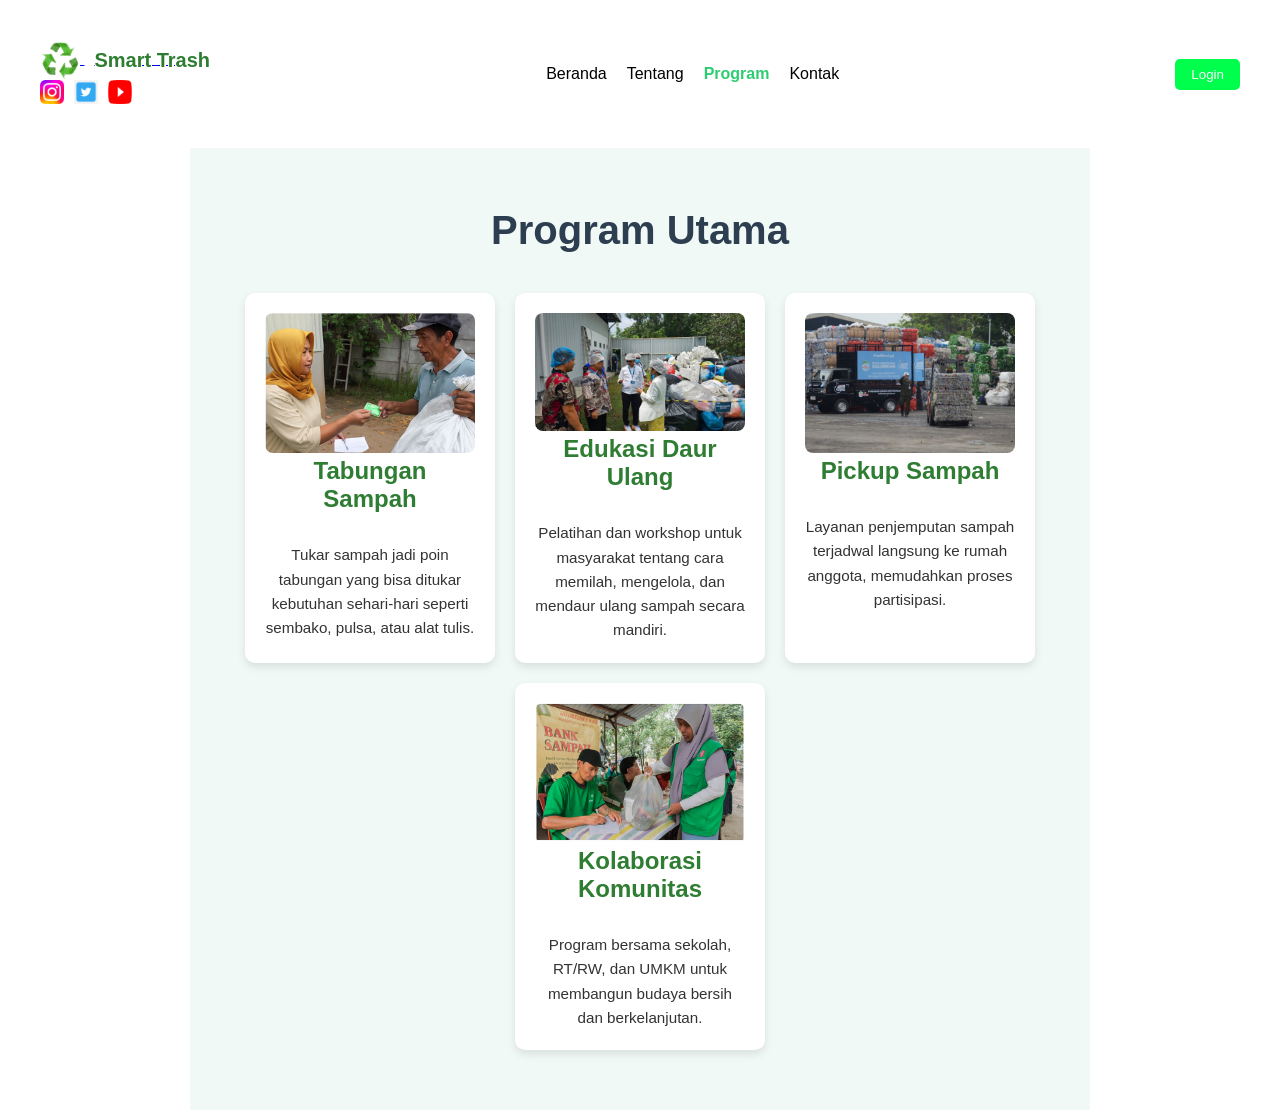
<file: program.html>
<!DOCTYPE html>
<html lang="id">
<head>
  <meta charset="UTF-8">
  <meta name="viewport" content="width=device-width, initial-scale=1.0">
  <title>Program - ECO TRASH</title>
  <link rel="stylesheet" href="style.css">
</head>
<body>
  <body class="slide-in">

<header>
  <div class="header-top">
    <div class="brand">
      <a href="index.html" class="brand-link">
        <img src="images/green-1968596_1280.png" alt="Smart Trash" class="logo">
        <span class="brand-text">Smart Trash</span>
      </a>
    </div>
    <div class="sosmed">
      <a href="#"><img src="images/instagram.webp" alt="Instagram" /></a>
      <a href="#"><img src="images/twitter.png" alt="Twitter" /></a>
      <a href="#"><img src="images/Youtube.png" alt="YouTube" /></a>
    </div>
  </div>

  <nav>
    <ul>
      <li><a href="index.html">Beranda</a></li>
      <li><a href="tentang.html">Tentang</a></li>
      <li><a href="program.html" class="active">Program</a></li>
      <li><a href="kontak.html">Kontak</a></li>
    </ul>
  </nav>

  <div class="login-btn">
    <a href="login.html"><button>Login</button></a>
  </div>
</header>

<section class="programs">
  <h1>Program Utama</h1>
  <div class="program-list">

    <a href="tabungan.html" class="program-card">
      <img src="images/tabungan.png" alt="Tabungan Sampah" class="program-img">
      <h2>Tabungan Sampah</h2>
      <p>Tukar sampah jadi poin tabungan yang bisa ditukar kebutuhan sehari-hari seperti sembako, pulsa, atau alat tulis.</p>
    </a>

    <a href="edukasi.html" class="program-card">
      <img src="images/edukasi.jpg" alt="Edukasi Daur Ulang" class="program-img">
      <h2>Edukasi Daur Ulang</h2>
      <p>Pelatihan dan workshop untuk masyarakat tentang cara memilah, mengelola, dan mendaur ulang sampah secara mandiri.</p>
    </a>

    <a href="pickup.html" class="program-card">
      <img src="images/pickuo.jpg" alt="Pickup Sampah" class="program-img">
      <h2>Pickup Sampah</h2>
      <p>Layanan penjemputan sampah terjadwal langsung ke rumah anggota, memudahkan proses partisipasi.</p>
    </a>

    <a href="kolaborasi.html" class="program-card">
      <img src="images/kolaborasi.png" alt="Kolaborasi Komunitas" class="program-img">
      <h2>Kolaborasi Komunitas</h2>
      <p>Program bersama sekolah, RT/RW, dan UMKM untuk membangun budaya bersih dan berkelanjutan.</p>
    </a>

  </div>
</section>

</body>
</html>
</file>
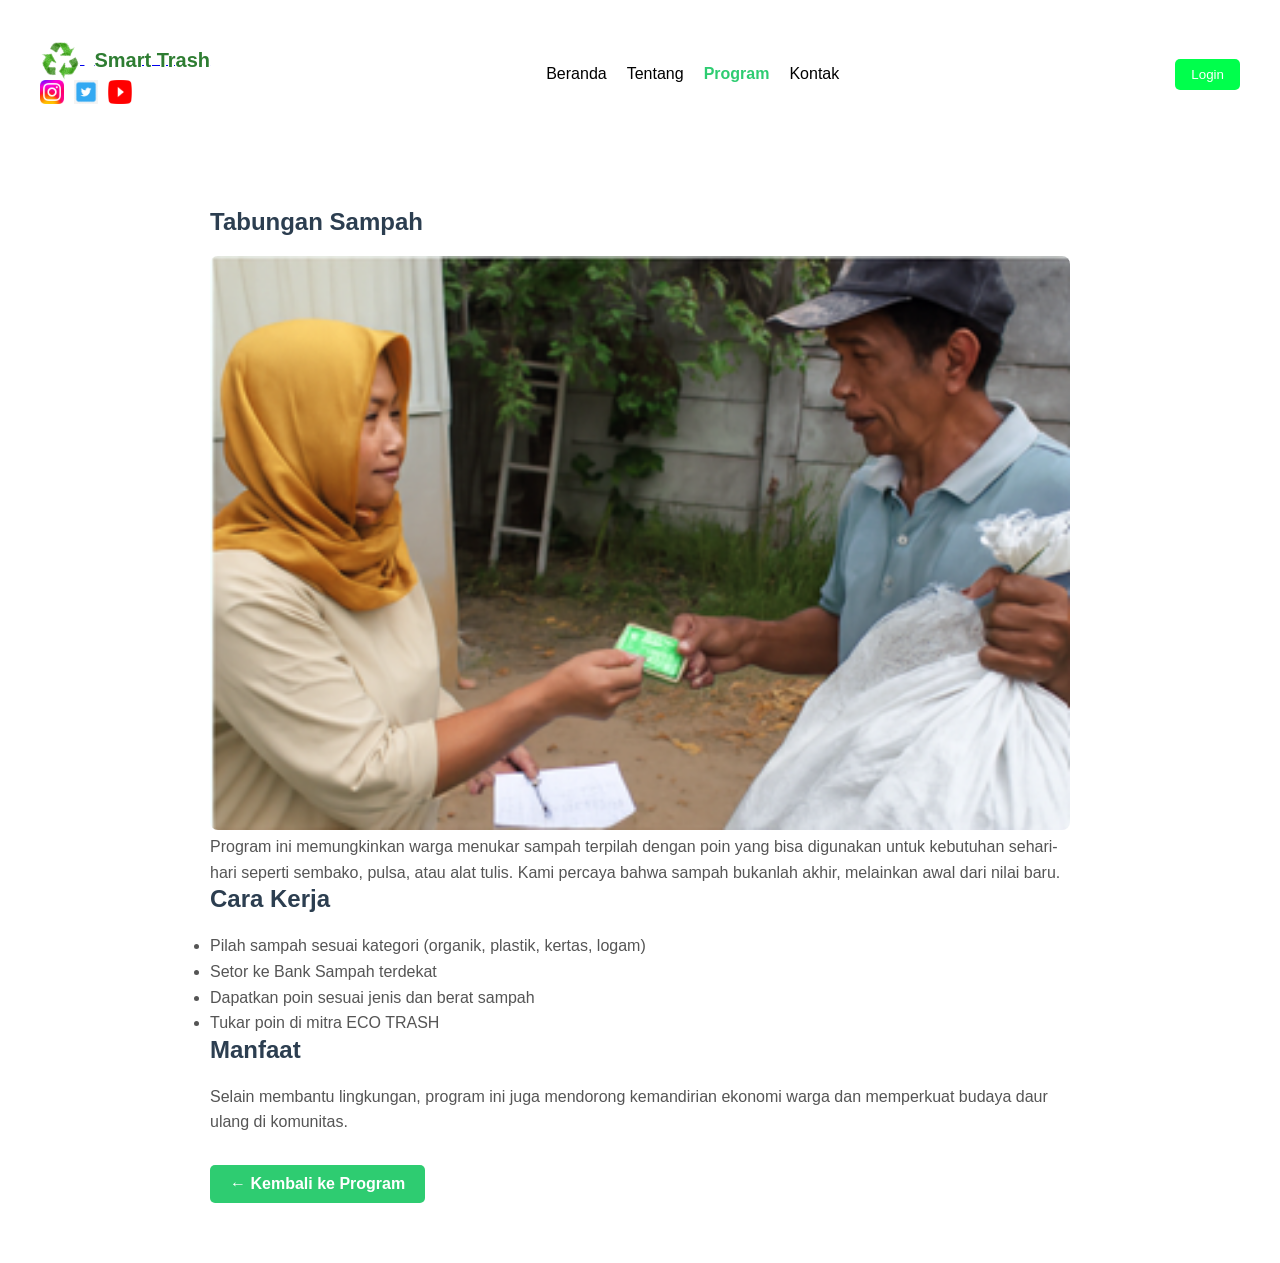
<file: tabungan.html>
<!DOCTYPE html>
<html lang="id">
<head>
  <meta charset="UTF-8">
  <meta name="viewport" content="width=device-width, initial-scale=1.0">
  <title>Tabungan Sampah - ECO TRASH</title>
  <link rel="stylesheet" href="style.css">
</head>
<body>
<header>
  <div class="header-top">
    <div class="brand">
      <a href="index.html" class="brand-link">
        <img src="images/green-1968596_1280.png" alt="Smart Trash" class="logo">
        <span class="brand-text">Smart Trash</span>
      </a>
    </div>
    <div class="sosmed">
      <a href="#"><img src="images/instagram.webp" alt="Instagram" /></a>
      <a href="#"><img src="images/twitter.png" alt="Twitter" /></a>
      <a href="#"><img src="images/Youtube.png" alt="YouTube" /></a>
    </div>
  </div>

  <nav>
    <ul>
      <li><a href="index.html">Beranda</a></li>
      <li><a href="tentang.html">Tentang</a></li>
      <li><a href="program.html" class="active">Program</a></li>
      <li><a href="kontak.html">Kontak</a></li>
    </ul>
  </nav>

  <div class="login-btn">
    <a href="login.html"><button>Login</button></a>
  </div>
</header>

<section class="program-detail">
  <h1>Tabungan Sampah</h1>
  <img src="images/tabungan.png" alt="Penukaran Sampah Jadi Poin" class="program-img">

  <p>Program ini memungkinkan warga menukar sampah terpilah dengan poin yang bisa digunakan untuk kebutuhan sehari-hari seperti sembako, pulsa, atau alat tulis. Kami percaya bahwa sampah bukanlah akhir, melainkan awal dari nilai baru.</p>

  <h2>Cara Kerja</h2>
  <ul>
    <li>Pilah sampah sesuai kategori (organik, plastik, kertas, logam)</li>
    <li>Setor ke Bank Sampah terdekat</li>
    <li>Dapatkan poin sesuai jenis dan berat sampah</li>
    <li>Tukar poin di mitra ECO TRASH</li>
  </ul>

  <h2>Manfaat</h2>
  <p>Selain membantu lingkungan, program ini juga mendorong kemandirian ekonomi warga dan memperkuat budaya daur ulang di komunitas.</p>
  <div class="back-button">
  <a href="program.html" class="btn-kembali">← Kembali ke Program</a>
</div>

</section>

</body>
</html>
</file>
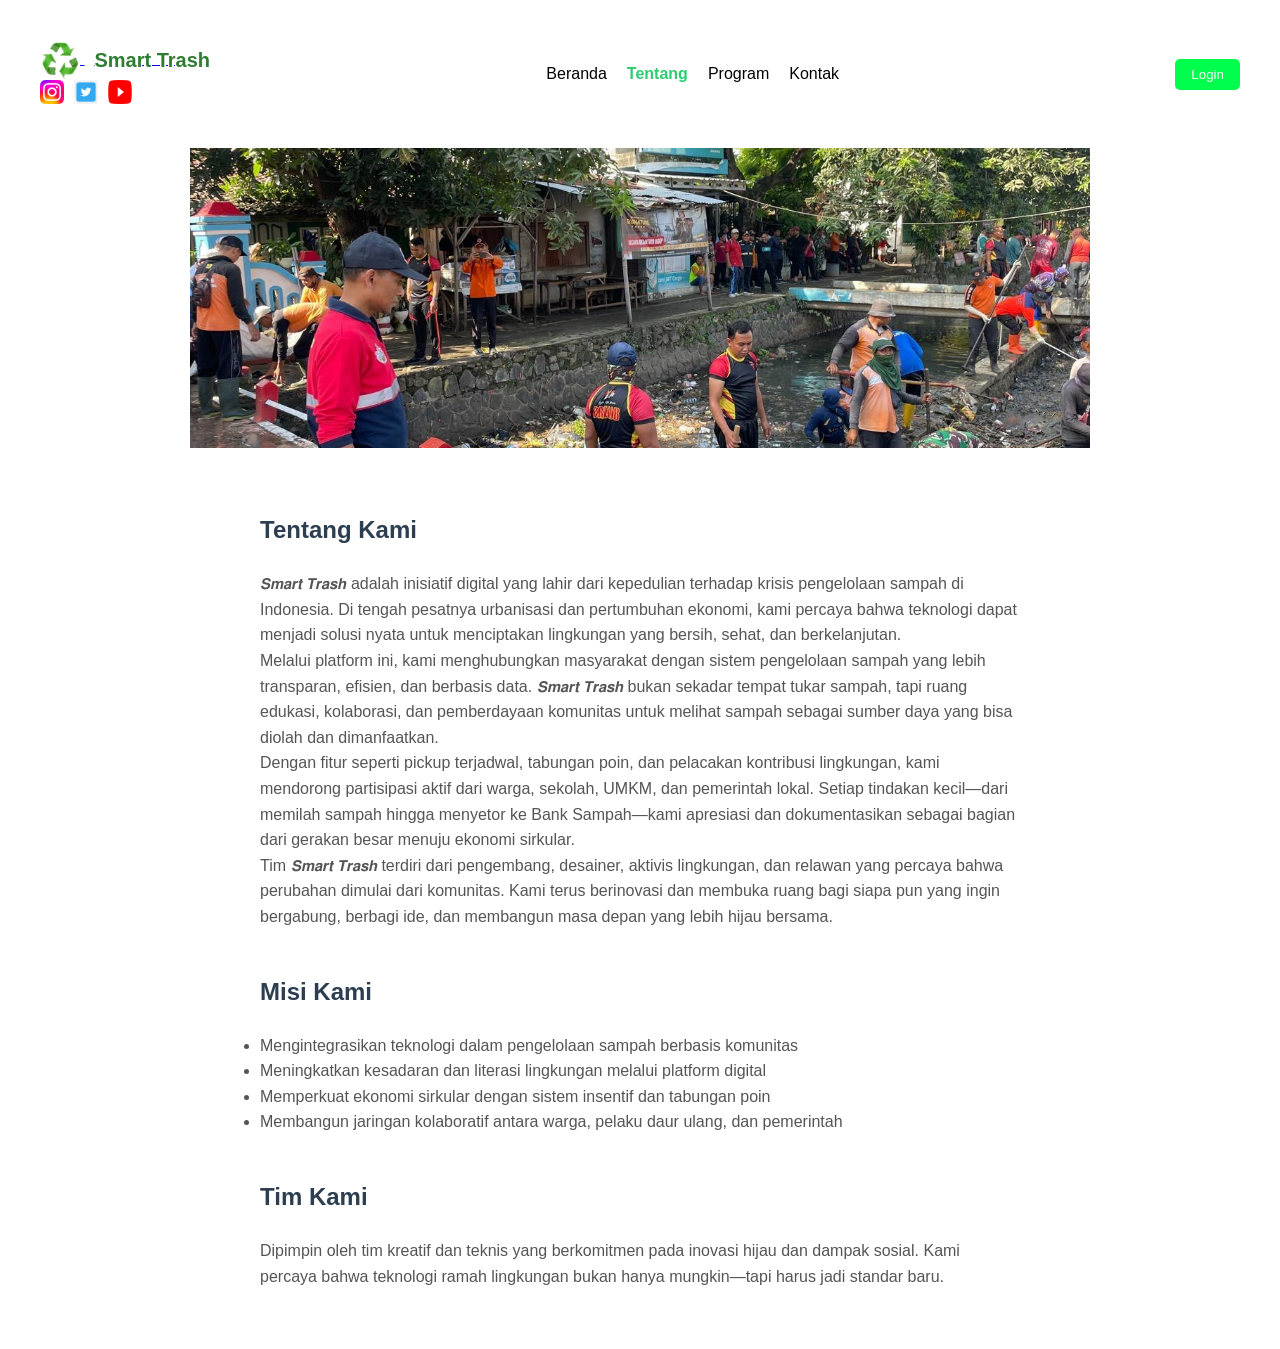
<file: tentang.html>
<!DOCTYPE html>
<html lang="id">
<head>
  <meta charset="UTF-8">
  <meta name="viewport" content="width=device-width, initial-scale=1.0">
  <title>Tentang Kami - Bank Sampah</title>
  <link rel="stylesheet" href="style.css">
</head>
<body>
<header>
  <div class="header-top">
  <div class="header-top">
<div class="brand">
  <a href="index.html" class="brand-link">
    <img src="images/green-1968596_1280.png" alt="Smart Trash" class="logo">
    <span class="brand-text">Smart Trash</span>
  </a>
</div>
    </div>

    <div class="sosmed">
      <a href="#"><img src="images/instagram.webp" alt="Instagram" /></a>
      <a href="#"><img src="images/twitter.png" alt="Twitter" /></a>
      <a href="#"><img src="images/Youtube.png" alt="YouTube" /></a>
    </div>
  </div>

  <nav>
    <ul>
      <li><a href="index.html">Beranda</a></li>
      <li><a href="tentang.html">Tentang</a></li>
      <li><a href="program.html">Program</a></li>
      <li><a href="kontak.html">Kontak</a></li>
    </ul>
  </nav>

  <div class="login-btn">
    <a href="login.html"><button>Login</button></a>
  </div>
</header>


<section class="hero-tentang">
</section>

<section class="konten-tentang">
  <h1>Tentang Kami</h1>
  <p>𝙎𝙢𝙖𝙧𝙩 𝙏𝙧𝙖𝙨𝙝 adalah inisiatif digital yang lahir dari kepedulian terhadap krisis pengelolaan sampah di Indonesia. Di tengah pesatnya urbanisasi dan pertumbuhan ekonomi, kami percaya bahwa teknologi dapat menjadi solusi nyata untuk menciptakan lingkungan yang bersih, sehat, dan berkelanjutan.</p>

  <p>Melalui platform ini, kami menghubungkan masyarakat dengan sistem pengelolaan sampah yang lebih transparan, efisien, dan berbasis data. 𝙎𝙢𝙖𝙧𝙩 𝙏𝙧𝙖𝙨𝙝 bukan sekadar tempat tukar sampah, tapi ruang edukasi, kolaborasi, dan pemberdayaan komunitas untuk melihat sampah sebagai sumber daya yang bisa diolah dan dimanfaatkan.</p>

  <p>Dengan fitur seperti pickup terjadwal, tabungan poin, dan pelacakan kontribusi lingkungan, kami mendorong partisipasi aktif dari warga, sekolah, UMKM, dan pemerintah lokal. Setiap tindakan kecil—dari memilah sampah hingga menyetor ke Bank Sampah—kami apresiasi dan dokumentasikan sebagai bagian dari gerakan besar menuju ekonomi sirkular.</p>

  <p>Tim 𝙎𝙢𝙖𝙧𝙩 𝙏𝙧𝙖𝙨𝙝 terdiri dari pengembang, desainer, aktivis lingkungan, dan relawan yang percaya bahwa perubahan dimulai dari komunitas. Kami terus berinovasi dan membuka ruang bagi siapa pun yang ingin bergabung, berbagi ide, dan membangun masa depan yang lebih hijau bersama.</p>

  <h2>Misi Kami</h2>
  <ul>
    <li>Mengintegrasikan teknologi dalam pengelolaan sampah berbasis komunitas</li>
    <li>Meningkatkan kesadaran dan literasi lingkungan melalui platform digital</li>
    <li>Memperkuat ekonomi sirkular dengan sistem insentif dan tabungan poin</li>
    <li>Membangun jaringan kolaboratif antara warga, pelaku daur ulang, dan pemerintah</li>
  </ul>

  <h2>Tim Kami</h2>
  <p>Dipimpin oleh tim kreatif dan teknis yang berkomitmen pada inovasi hijau dan dampak sosial. Kami percaya bahwa teknologi ramah lingkungan bukan hanya mungkin—tapi harus jadi standar baru.</p>


</section>



  <script src="script.js"></script>
  
</body>
</html>
</file>
<file: style.css>
/* Reset */
* {
  margin: 0;
  padding: 0;
  box-sizing: border-box;
  font-family: 'Segoe UI', sans-serif;
}

/* Navbar */
header {
  display: flex;
  justify-content: space-between;
  align-items: center;
  background: #ffffff;
  padding: 40px 40px;
  color: white;
}

header .logo {
  font-size: 1.5em;
  font-weight: bold;
}


nav ul {
  list-style: none;
  display: flex;
  gap: 20px;
  color: black
}

nav ul li a {
  text-decoration: none;
  color: white;
  transition: 0.3s;
    color: black
}

nav ul li a:hover {
  color: #c8e6c9;
}

.login-btn button {
  background: #00ff4c;
  color: #ffffff;
  border: none;
  padding: 8px 16px;
  border-radius: 5px;
  cursor: pointer;
  transition: 0.3s;
}

.login-btn button:hover {
  background: #c2ffce;
}

/* Hero Section */
.hero {
  width: 100vw;
  height: 100vh;
  background-image: url('images/daun2.webp'); /* ganti dengan gambar kamu */
  background-size: cover;
  background-position: center;
  background-repeat: no-repeat;
  display: flex;
  flex-direction: column;
  justify-content: center;
  align-items: center;
  color: white;
  text-align: center;
  padding: 0 20px;
  box-sizing: border-box;
}


.hero h1 {
  color: #ffffff; /* ganti dengan warna yang kontras dengan background */
  font-size: 3em;
  text-shadow: 1px 1px 4px rgba(0,0,0,0.5); /* supaya tetap terbaca di atas gambar */
}


.hero p {
  color:  #ffffff;
  font-size: 1.2em;
  margin-bottom: 25px;
}

.cta {
  background: #3fc13f;
  padding: 12px 25px;
  border-radius: 5px;
  text-decoration: none;
  color: white;
  font-weight: bold;
  transition: 0.3s;
}

.cta:hover {
  background: #1b5e20;
}

/* Program Section */
.programs {
  padding: 60px 40px;
  background: #f1f8e9;
  text-align: center;
}

.programs h2 {
  margin-bottom: 30px;
  color: #2e7d32;
}

.program-list {
  display: flex;
  justify-content: center;
  gap: 20px;
  flex-wrap: wrap;
}



.program-card:hover {
  transform: translateY(-5px);
  box-shadow: 0 6px 12px rgba(0,0,0,0.15);
}
/* Stats Section */
.stats {
  padding: 60px 40px;
  background: #2e7d32;
  color: white;
  text-align: center;
}

.stats-grid {
  display: flex;
  justify-content: center;
  gap: 40px;
  flex-wrap: wrap;
}

.stat h3 {
  font-size: 2.5em;
  margin-bottom: 10px;
}

/* Testimoni Section */
.testimoni {
  padding: 60px 40px;
  background: #f9fbe7;
  text-align: center;
}

.testimoni-card {
  max-width: 600px;
  margin: auto;
  background: white;
  padding: 20px;
  border-radius: 10px;
  font-style: italic;
  box-shadow: 0 4px 8px rgba(0,0,0,0.1);
}


.program-card {
  background: white;
  padding: 20px;
  border-radius: 10px;
  width: 250px;
  box-shadow: 0 4px 8px rgba(0,0,0,0.1);
  transition: 0.3s;
  text-decoration: none;
  color: inherit; /* ini penting agar teks tetap hitam */
  display: block;
}

.program-card h3 {
  color: #000;
  margin-top: 10px;
  font-size: 1.2em;
}

.program-card p {
  color: #333;
  font-size: 0.95em;
  margin-top: 8px;
}

.program-img {
  width: 100%;
  height: auto;
  border-radius: 8px;
}


nav ul li a.active {
  color: #2ecc71; /* hijau terang */
  font-weight: bold;
}


.social-icons {
  margin-top: 10px;
  font-size: 1.1em;
}

.social-icons a {
  text-decoration: none;
  margin: 0 8px;
  color: #2ecc71;
  font-weight: bold;
}

.social-icons a:hover {
  text-decoration: underline;
}


section {
  padding: 60px 20px;
  max-width: 900px;
  margin: auto;
}

h1, h2 {
  color: #2c3e50;
  margin-bottom: 20px;
}

p, ul {
  line-height: 1.6;
  color: #555;
}

.about, .contact {
  background-color: #f9f9f9;
  border-radius: 8px;
  padding: 40px;
  margin-bottom: 40px;
}


.hero-tentang {
  width: 100%;
  height: 300px;
  background-image: url('images/kerja_bakti.jpeg'); /* ganti dengan gambar kamu */
  background-size: cover;
  background-position: center;
  background-repeat: no-repeat;
  display: flex;
  align-items: center;
  justify-content: center;
  color: white;
  text-align: center;
  padding: 0 20px;
}


.hero-tentang h1 {
  font-size: 3em;
  margin: 0;
}

.konten-tentang {
  max-width: 800px;
  margin: 60px auto;
  padding: 0 20px;
  line-height: 1.8;
  color: #333;
}

.konten-tentang h2 {
  margin-top: 40px;
  color: #2c3e50;
}

/* Animasi keluar ke kiri */
.slide-out {
  animation: slideOutLeft 0.4s ease forwards;
}

@keyframes slideOutLeft {
  from {
    opacity: 1;
    transform: translateX(0);
  }
  to {
    opacity: 0;
    transform: translateX(-100px);
  }
}

/* Animasi masuk dari kanan */
.slide-in {
  animation: slideInRight 0.4s ease forwards;
}

@keyframes slideInRight {
  from {
    opacity: 0;
    transform: translateX(100px);
  }
  to {
    opacity: 1;
    transform: translateX(0);
  }
}

/* Efek zoom untuk teks */
@keyframes zoomText {
  0% {
    transform: scale(1);
  }
  50% {
    transform: scale(1.2);
  }
  100% {
    transform: scale(1);
  }
}

.nav-zoom {
  animation: zoomText 0.4s ease;
}


nav a {
  display: inline-block;
  transition: transform 0.3s ease;
}

nav a:hover {
  transform: scale(1.2);
}




.logo a {
  text-decoration: none;
  color: #f9fbfc; /* warna teks, bisa kamu ganti */
  font-size: 0.8em;
  font-weight: bold;
  font-family: 'Poppins', sans-serif; /* opsional */
  transition: transform 0.3s ease;
}

.logo a:hover {
  transform: scale(1.05);
}

.logo {
  text-decoration: none;
  color: white;
  font-size: 1.8em;
  font-weight: normal;
  font-family: 'Poppins', sans-serif;
}

.logo {
  color: white !important;
  text-decoration: none !important;
  font-weight: normal !important;
}

.logo {
  color: white !important;
  text-decoration: none !important;
  font-weight: normal !important;
  font-size: 1.8em;
  font-family: 'Poppins', sans-serif;
}
/* Aturan untuk logo */
.logo {
  width: 70px;      /* atur lebar sesuai kebutuhan */
  height: auto;      /* biar proporsional */
  display: inline-block;
}

/* Aturan untuk logo */
.logo {
  width: 60px;       /* sesuaikan ukuran logo */
  height: auto;
  vertical-align: middle;
}

/* Aturan untuk teks di sebelah logo */
.brand-text {
  font-size: 20px;   /* ukuran teks */
  font-weight: bold; /* tebal agar menonjol */
  color: #2e7d32;    /* hijau ramah lingkungan */
  margin-left: 10px; /* jarak antara logo dan teks */
  vertical-align: middle;
}

/* Supaya logo + teks sejajar */
.brand {
  display: flex;
  align-items: center;
  text-decoration: none; /* hilangkan underline link */
}



.logo-area {
  display: flex;
  flex-direction: column;
  align-items: flex-start;
  gap: 10px;
}

.logo {
  color: white !important;
  text-decoration: none !important;
  font-size: 1.8em;
  font-weight: normal !important;
  font-family: 'Poppins', sans-serif;
}






.logo {
  width: 40px;       /* ubah angka ini sesuai ukuran yang kamu mau */
  height: auto;      /* biar proporsional dan tidak gepeng */
}


.sosmed {
  display: flex;
  gap: 10px; /* jarak antar ikon */
}

.sosmed img {
  width: 24px;
  height: 24px;
}


.programs {
  width: 100vw;
  padding: 60px 20px;
  background-color: #f0f9f5;
  box-sizing: border-box;
  text-align: center;
}

.programs h1 {
  font-size: 2.5em;
  margin-bottom: 40px;
  color: #2c3e50;
  font-family: 'Poppins', sans-serif;
}

.program-item {
  max-width: 800px;
  margin: 0 auto 40px;
  padding: 20px;
  background: white;
  border-radius: 10px;
  box-shadow: 0 2px 8px rgba(0,0,0,0.1);
  text-align: left;
  transition: transform 0.3s ease;
}

.program-item:hover {
  transform: scale(1.02);
}

.program-item h2 {
  color: #27ae60;
  margin-bottom: 10px;
  font-size: 1.4em;
}

.program-item p {
  line-height: 1.8;
  color: #333;
  font-size: 1em;
}


.kontak {
  width: 100vw;
  padding: 60px 20px;
  background-color: #eefaf3;
  box-sizing: border-box;
  text-align: center;
}

.kontak h1 {
  font-size: 2.5em;
  margin-bottom: 20px;
  color: #2c3e50;
}

.kontak ul {
  list-style: none;
  padding: 0;
  margin-bottom: 40px;
  color: #333;
}

.kontak ul li {
  margin: 10px 0;
}

.form-kontak {
  max-width: 600px;
  margin: 0 auto;
  text-align: left;
}

.form-kontak label {
  display: block;
  margin-top: 20px;
  font-weight: bold;
}

.form-kontak input,
.form-kontak textarea {
  width: 100%;
  padding: 10px;
  margin-top: 5px;
  border: 1px solid #ccc;
  border-radius: 6px;
  font-size: 1em;
}

.form-kontak button {
  margin-top: 20px;
  padding: 10px 20px;
  background-color: #27ae60;
  color: white;
  border: none;
  border-radius: 6px;
  cursor: pointer;
  transition: background-color 0.3s ease;
}

.form-kontak button:hover {
  background-color: #219150;
}

.btn-kembali {
  display: inline-block;
  margin-top: 30px;
  padding: 10px 20px;
  background-color: #2ecc71;
  color: white;
  text-decoration: none;
  border-radius: 5px;
  font-weight: bold;
  transition: background-color 0.3s ease;
}

.btn-kembali:hover {
  background-color: #27ae60;
}

/* ===== Halaman Gabung ===== */
.gabung {
  padding: 40px 20px;
  text-align: center;
}

.gabung h1 {
  font-size: 2em;
  margin-bottom: 10px;
}

.gabung p {
  max-width: 600px;
  margin: 0 auto 20px;
  font-size: 1.1em;
  line-height: 1.6;
}

.gabung ul {
  list-style: disc;
  text-align: left;
  max-width: 500px;
  margin: 0 auto 30px;
  padding-left: 20px;
}

/* ===== Formulir Pendaftaran ===== */
.form-gabung {
  max-width: 500px;
  margin: 0 auto;
  display: flex;
  flex-direction: column;
  gap: 15px;
}

.form-gabung label {
  font-weight: bold;
  margin-bottom: 5px;
  text-align: left;
}

.form-gabung input,
.form-gabung textarea,
.form-gabung select {
  padding: 10px;
  border: 1px solid #ccc;
  border-radius: 5px;
  font-size: 1em;
}

.form-gabung button {
  background-color: #2ecc71;
  color: white;
  border: none;
  padding: 12px;
  border-radius: 5px;
  font-weight: bold;
  cursor: pointer;
  transition: background-color 0.3s ease;
}

.form-gabung button:hover {
  background-color: #27ae60;
}

/* ===== Tombol Kembali ===== */
.btn-kembali {
  display: inline-block;
  margin-top: 30px;
  padding: 10px 20px;
  background-color: #2ecc71;
  color: white;
  text-decoration: none;
  border-radius: 5px;
  font-weight: bold;
  transition: background-color 0.3s ease;
}

.btn-kembali:hover {
  background-color: #27ae60;
}
</file>
<file: login.css>
* {
  margin: 0;
  padding: 0;
  box-sizing: border-box;
  font-family: 'Segoe UI', sans-serif;
}

body {
  height: 100vh;
  display: flex;
  justify-content: center;
  align-items: center;
  background: url('images/pantai.jpg') no-repeat center center/cover;
}


.container {
  display: flex;
  width: 90%;
  max-width: 900px;
  background: white;
  border-radius: 15px;
  overflow: hidden;
  box-shadow: 0 8px 20px rgba(0,0,0,0.1);
}

/* Kiri */
.left-panel {
  flex: 1;
  background: #f1b212;
  color: white;
  padding: 40px;
  display: flex;
  flex-direction: column;
  justify-content: center;
  align-items: center;
  text-align: center;
}

.left-panel img {
  width: 80%;
  margin-top: 20px;
  border-radius: 10px;
}

/* Kanan */
.right-panel {
  flex: 1;
  padding: 40px;
  background: #f1f8e9;
  display: flex;
  justify-content: center;
  align-items: center;
}

.form-box {
  width: 100%;
  max-width: 350px;
}

.form-box h2 {
  margin-bottom: 20px;
  color: #2e7d32;
}

form label {
  display: block;
  margin: 10px 0 5px;
}

form input {
  width: 100%;
  padding: 10px;
  border: 1px solid #ccc;
  border-radius: 5px;
}

form button {
  width: 100%;
  padding: 12px;
  background: #2e7d32;
  color: white;
  border: none;
  border-radius: 5px;
  margin-top: 20px;
  cursor: pointer;
  font-weight: bold;
}

form button:hover {
  background: #1b5e20;
}

.links {
  margin-top: 15px;
  text-align: center;
}

.links a {
  display: block;
  color: #2e7d32;
  text-decoration: none;
  margin: 5px 0;
}

.links a:hover {
  text-decoration: underline;
}


.error-message {
  color: red;
  font-size: 0.9em;
  margin-bottom: 10px;
  text-align: center;
}
</file>
